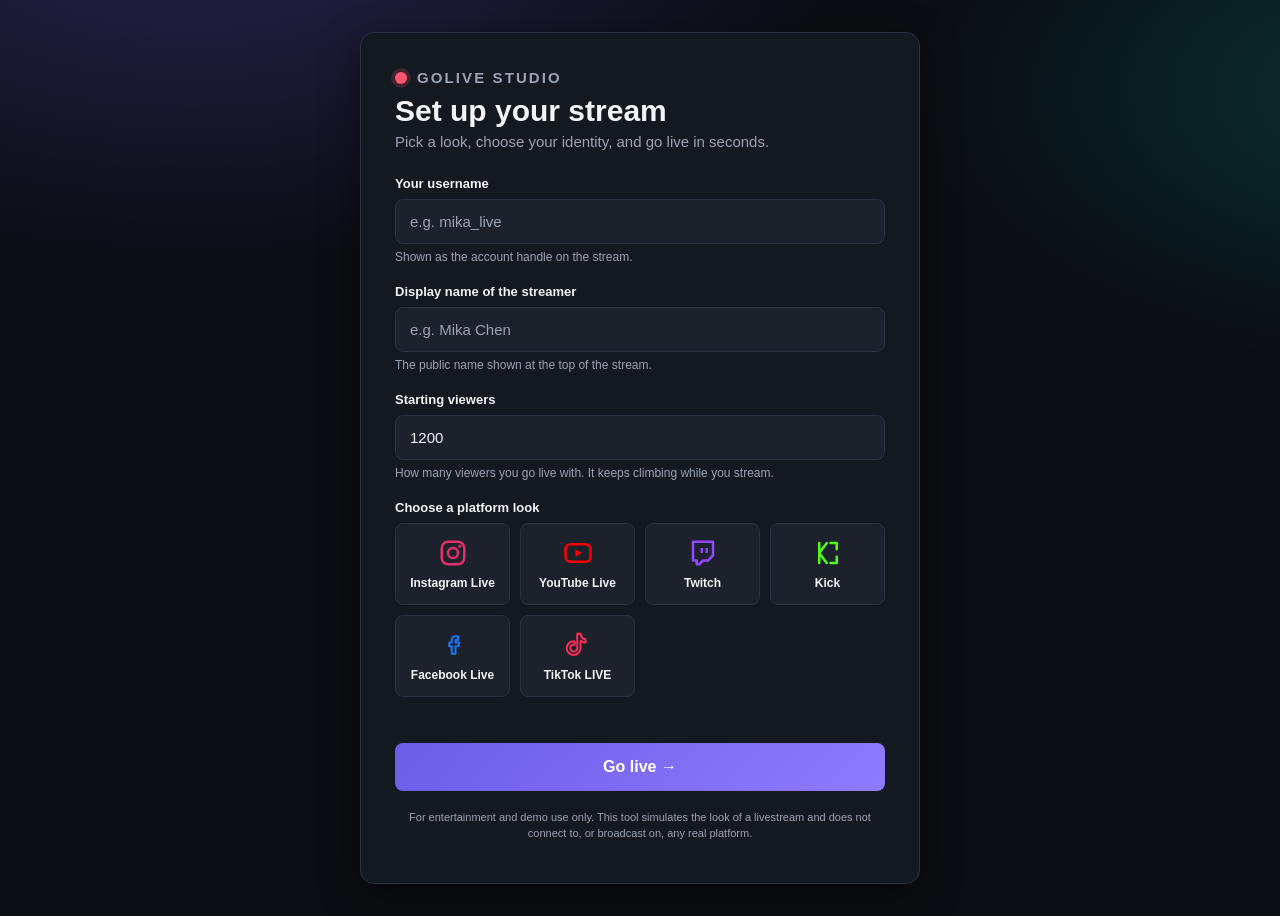
<file: index.html>
<!DOCTYPE html>
<html lang="en">
<head>
  <meta charset="UTF-8" />
  <meta name="viewport" content="width=device-width, initial-scale=1.0" />
  <title>GoLive — Start a Stream</title>
  <link rel="stylesheet" href="assets/css/base.css" />
  <link rel="stylesheet" href="assets/css/landing.css" />
</head>
<body>
  <main class="page">
    <form class="card" id="setup-form" novalidate>
      <div class="brand">
        <span class="brand__dot"></span>
        <span class="brand__name">GoLive Studio</span>
      </div>
      <h1>Set up your stream</h1>
      <p class="subtitle">Pick a look, choose your identity, and go live in seconds.</p>

      <div class="field">
        <label for="username">Your username</label>
        <input type="text" id="username" name="username" autocomplete="off"
               placeholder="e.g. mika_live" maxlength="30" />
        <p class="hint">Shown as the account handle on the stream.</p>
        <p class="error" data-error-for="username" role="alert"></p>
      </div>

      <div class="field">
        <label for="streamer">Display name of the streamer</label>
        <input type="text" id="streamer" name="streamer" autocomplete="off"
               placeholder="e.g. Mika Chen" maxlength="40" />
        <p class="hint">The public name shown at the top of the stream.</p>
        <p class="error" data-error-for="streamer" role="alert"></p>
      </div>

      <div class="field">
        <label for="viewers">Starting viewers</label>
        <input type="number" id="viewers" name="viewers" min="0" max="100000000"
               step="1" placeholder="e.g. 1200" value="1200" />
        <p class="hint">How many viewers you go live with. It keeps climbing while you stream.</p>
        <p class="error" data-error-for="viewers" role="alert"></p>
      </div>

      <div class="field">
        <label id="platform-label">Choose a platform look</label>
        <div class="platforms" role="radiogroup" aria-labelledby="platform-label">
          <!-- Populated by landing.js from the shared PLATFORMS registry -->
        </div>
        <p class="error" data-error-for="platform" role="alert"></p>
      </div>

      <button type="submit" class="submit">Go live →</button>

      <p class="disclaimer">
        For entertainment and demo use only. This tool simulates the look of a
        livestream and does not connect to, or broadcast on, any real platform.
      </p>
    </form>
  </main>

  <script src="assets/js/platforms.js"></script>
  <script src="assets/js/landing.js"></script>
</body>
</html>
</file>
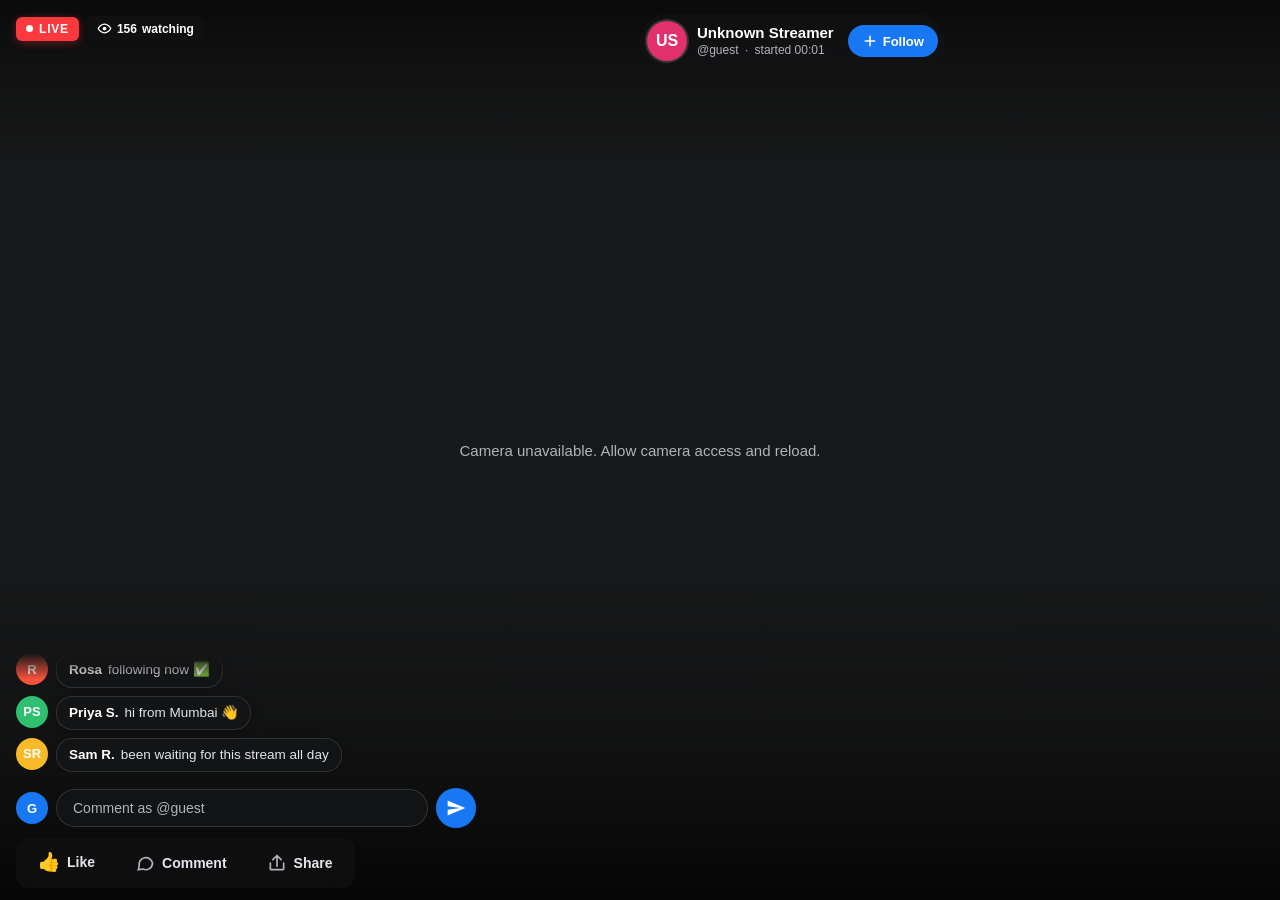
<file: platforms/facebook.html>
<!DOCTYPE html>
<html lang="en">
<head>
  <meta charset="UTF-8" />
  <meta name="viewport" content="width=device-width, initial-scale=1.0" />
  <title>Facebook Live — GoLive</title>
  <link rel="stylesheet" href="../assets/css/base.css" />
  <link rel="stylesheet" href="../assets/css/facebook.css" />
  <link rel="icon" href="data:image/svg+xml,%3Csvg%20xmlns='http://www.w3.org/2000/svg'%20viewBox='0%200%2032%2032'%3E%3Crect%20width='32'%20height='32'%20rx='7'%20fill='%231877f2'/%3E%3Ccircle%20cx='16'%20cy='16'%20r='6'%20fill='%23fa383e'/%3E%3C/svg%3E" />
  <!--
    Facebook Live look for GoLive Studio. Built to the spec in
    platforms/facebook.spec.md. Owns only: this file,
    assets/js/platforms/facebook.js, assets/css/facebook.css.
    Comment data comes from the shared chat bank (GoLive.chat) via an
    adapter in facebook.js; a local pool is used until the bank ships.
  -->
</head>
<body class="fb">
  <main class="fb-stage">
    <!-- Live webcam feed -->
    <video class="fb-video" data-camera autoplay muted playsinline></video>
    <div class="fb-camera-error" data-camera-error hidden>
      <span>Camera unavailable. Allow camera access and reload.</span>
    </div>

    <!-- Top-left live status -->
    <div class="fb-status">
      <span class="fb-live-pill">
        <span class="fb-live-dot"></span>LIVE
      </span>
      <span class="fb-viewers">
        <svg viewBox="0 0 24 24" aria-hidden="true" class="fb-eye">
          <path d="M12 5c-5 0-9 4.5-10 7 1 2.5 5 7 10 7s9-4.5 10-7c-1-2.5-5-7-10-7z"
                fill="none" stroke="currentColor" stroke-width="2"/>
          <circle cx="12" cy="12" r="3" fill="currentColor"/>
        </svg>
        <span data-viewers>0</span> watching
      </span>
      <span class="fb-likes" data-likes-pill hidden>
        <span class="fb-likes-emoji">❤️</span><span data-likes>0</span>
      </span>
    </div>

    <!-- Top identity bar -->
    <header class="fb-topbar">
      <div class="fb-avatar" data-avatar data-avatar-for="streamer">S</div>
      <div class="fb-ident">
        <strong class="fb-name" data-streamer>Streamer</strong>
        <span class="fb-sub">
          <span data-username>@username</span>
          <span class="fb-dot-sep">·</span>
          started <span data-timer>00:00</span>
        </span>
      </div>
      <button type="button" class="fb-follow" data-follow>
        <svg viewBox="0 0 24 24" aria-hidden="true" width="16" height="16">
          <path d="M12 5v14M5 12h14" stroke="currentColor" stroke-width="2.4"
                stroke-linecap="round"/>
        </svg>
        Follow
      </button>
    </header>

    <!-- Live comments -->
    <section class="fb-comments" aria-label="Live comments">
      <ul class="fb-comment-list" data-comments></ul>
    </section>

    <!-- Floating reactions rise here -->
    <div class="fb-reaction-lane" data-reaction-lane aria-hidden="true"></div>

    <!-- Composer + action bar -->
    <footer class="fb-bottom">
      <form class="fb-composer" data-composer>
        <div class="fb-avatar fb-avatar--sm" data-avatar data-avatar-for="user">U</div>
        <input type="text" class="fb-composer-input" data-comment-input
               autocomplete="off" placeholder="Comment as @you" maxlength="140" />
        <button type="submit" class="fb-send" aria-label="Send comment">
          <svg viewBox="0 0 24 24" aria-hidden="true" width="20" height="20">
            <path d="M2 21l21-9L2 3v7l15 2-15 2v7z" fill="currentColor"/>
          </svg>
        </button>
      </form>

      <div class="fb-actionbar">
        <div class="fb-like-wrap">
          <button type="button" class="fb-action" data-like
                  aria-haspopup="true" aria-pressed="false">
            <span class="fb-action-emoji" data-like-emoji>👍</span>
            <span data-like-label>Like</span>
          </button>
          <div class="fb-reaction-picker" data-picker role="group" aria-label="Pick a reaction">
            <button type="button" data-reaction="👍" data-label="Like" aria-label="Like">👍</button>
            <button type="button" data-reaction="❤️" data-label="Love" aria-label="Love">❤️</button>
            <button type="button" data-reaction="😆" data-label="Haha" aria-label="Haha">😆</button>
            <button type="button" data-reaction="😮" data-label="Wow" aria-label="Wow">😮</button>
            <button type="button" data-reaction="😢" data-label="Sad" aria-label="Sad">😢</button>
            <button type="button" data-reaction="😡" data-label="Angry" aria-label="Angry">😡</button>
          </div>
        </div>
        <button type="button" class="fb-action" data-comment-focus>
          <svg viewBox="0 0 24 24" aria-hidden="true" width="20" height="20">
            <path d="M21 12a8 8 0 0 1-11.5 7.2L4 20l1-4.6A8 8 0 1 1 21 12z"
                  fill="none" stroke="currentColor" stroke-width="2"/>
          </svg>
          Comment
        </button>
        <button type="button" class="fb-action" data-share>
          <svg viewBox="0 0 24 24" aria-hidden="true" width="20" height="20">
            <path d="M4 12v7a1 1 0 0 0 1 1h14a1 1 0 0 0 1-1v-7M12 3v13M7 8l5-5 5 5"
                  fill="none" stroke="currentColor" stroke-width="2"
                  stroke-linecap="round" stroke-linejoin="round"/>
          </svg>
          Share
        </button>
      </div>
    </footer>
  </main>

  <script src="../assets/js/platforms.js"></script>
  <script src="../assets/js/stream-session.js"></script>
  <script src="../assets/js/platforms/facebook.js"></script>
</body>
</html>
</file>
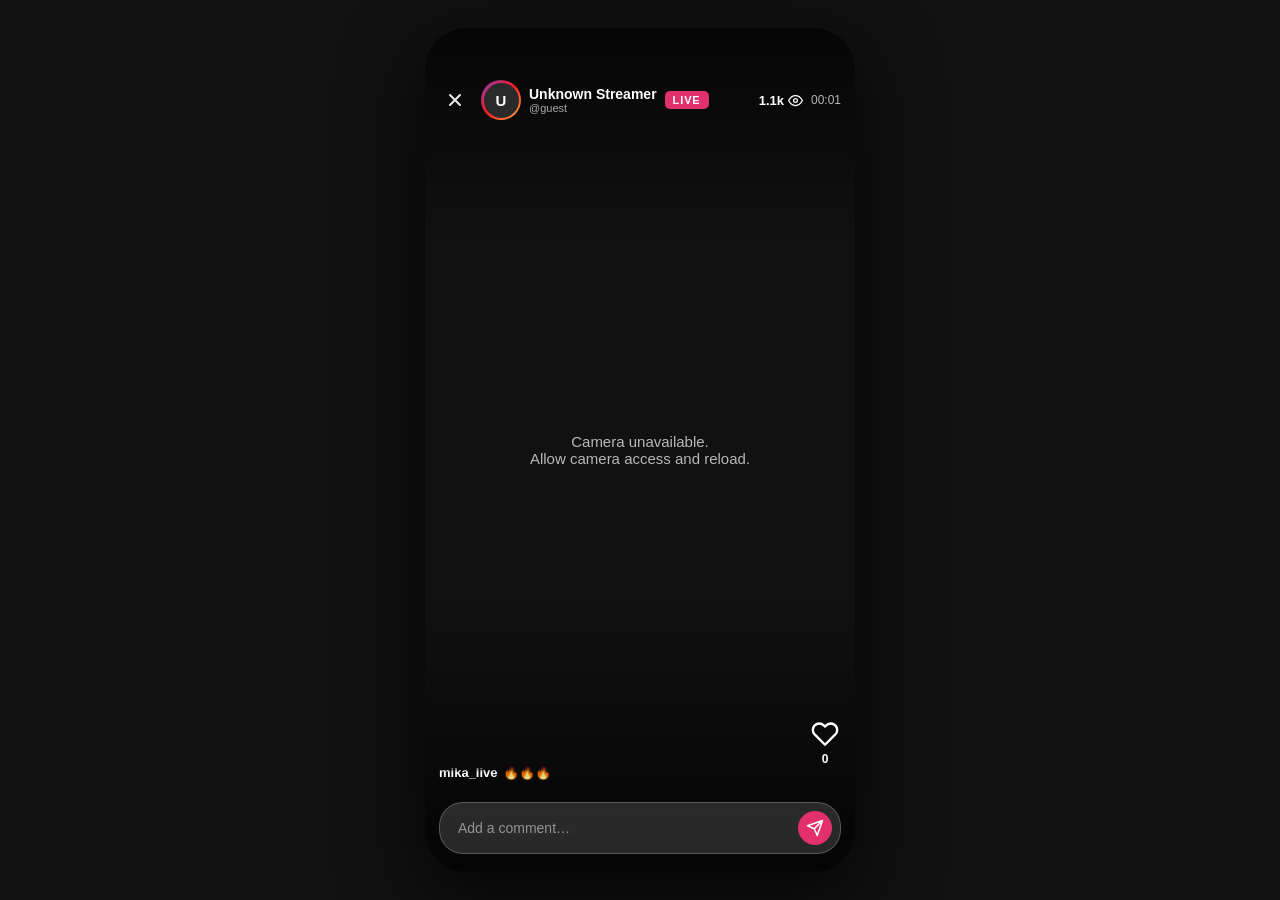
<file: platforms/instagram.html>
<!DOCTYPE html>
<html lang="en">
<head>
  <meta charset="UTF-8" />
  <meta name="viewport" content="width=device-width, initial-scale=1.0, viewport-fit=cover" />
  <title>Instagram Live</title>
  <link rel="stylesheet" href="../assets/css/base.css" />
  <link rel="stylesheet" href="../assets/css/instagram.css" />
</head>
<body>
  <div class="ig-shell">

    <!-- Full-screen camera feed -->
    <video class="ig-video" data-camera autoplay muted playsinline></video>

    <!-- Camera unavailable state -->
    <div class="ig-camera-error" data-camera-error>
      <span>Camera unavailable.<br>Allow camera access and reload.</span>
    </div>

    <!-- Readability gradients -->
    <div class="ig-gradient ig-gradient--top"></div>
    <div class="ig-gradient ig-gradient--bottom"></div>

    <!-- TOP BAR -->
    <header class="ig-top">
      <button class="ig-back" id="ig-back" aria-label="Close stream">
        <svg width="20" height="20" viewBox="0 0 24 24" fill="none">
          <path d="M18 6L6 18M6 6l12 12" stroke="white" stroke-width="2.5" stroke-linecap="round"/>
        </svg>
      </button>

      <div class="ig-identity">
        <div class="ig-avatar" data-avatar></div>
        <div class="ig-names">
          <span class="ig-streamer" data-streamer>Streamer</span>
          <span class="ig-handle" data-username>@username</span>
        </div>
        <div class="ig-live-badge">LIVE</div>
      </div>

      <div class="ig-meta">
        <span class="ig-viewers" data-viewers>0</span>
        <svg width="15" height="15" viewBox="0 0 24 24" fill="none">
          <path d="M1 12s4-8 11-8 11 8 11 8-4 8-11 8-11-8-11-8z" stroke="white" stroke-width="2"/>
          <circle cx="12" cy="12" r="3" stroke="white" stroke-width="2"/>
        </svg>
        <span class="ig-timer" data-timer>00:00</span>
      </div>
    </header>

    <!-- LIVE COMMENTS -->
    <section class="ig-comments" id="ig-comments" aria-live="polite" aria-label="Live comments"></section>

    <!-- RIGHT: HEART BUTTON -->
    <aside class="ig-actions">
      <button class="ig-heart-btn" id="ig-heart-btn" aria-label="React with heart">
        <svg width="28" height="28" viewBox="0 0 24 24" fill="none">
          <path d="M20.84 4.61a5.5 5.5 0 0 0-7.78 0L12 5.67l-1.06-1.06a5.5 5.5 0 0 0-7.78 7.78l1.06 1.06L12 21.23l7.78-7.78 1.06-1.06a5.5 5.5 0 0 0 0-7.78z"
                stroke="white" stroke-width="2" stroke-linejoin="round"/>
        </svg>
        <span class="ig-heart-count" id="ig-heart-count">0</span>
      </button>
    </aside>

    <!-- Floating hearts land here -->
    <div class="ig-hearts-stage" id="ig-hearts-stage" aria-hidden="true"></div>

    <!-- BOTTOM: COMMENT INPUT -->
    <footer class="ig-bottom">
      <div class="ig-comment-row">
        <input
          class="ig-comment-input"
          id="ig-comment-input"
          type="text"
          placeholder="Add a comment…"
          maxlength="200"
          autocomplete="off"
        />
        <button class="ig-send-btn" id="ig-send-btn" aria-label="Send comment">
          <svg width="18" height="18" viewBox="0 0 24 24" fill="none">
            <path d="M22 2L11 13M22 2L15 22l-4-9-9-4 20-7z" stroke="white" stroke-width="2" stroke-linejoin="round"/>
          </svg>
        </button>
      </div>
    </footer>

  </div>

  <script src="../assets/js/platforms.js"></script>
  <script src="../assets/js/stream-session.js"></script>
  <script src="../assets/js/platforms/instagram.js"></script>
</body>
</html>
</file>
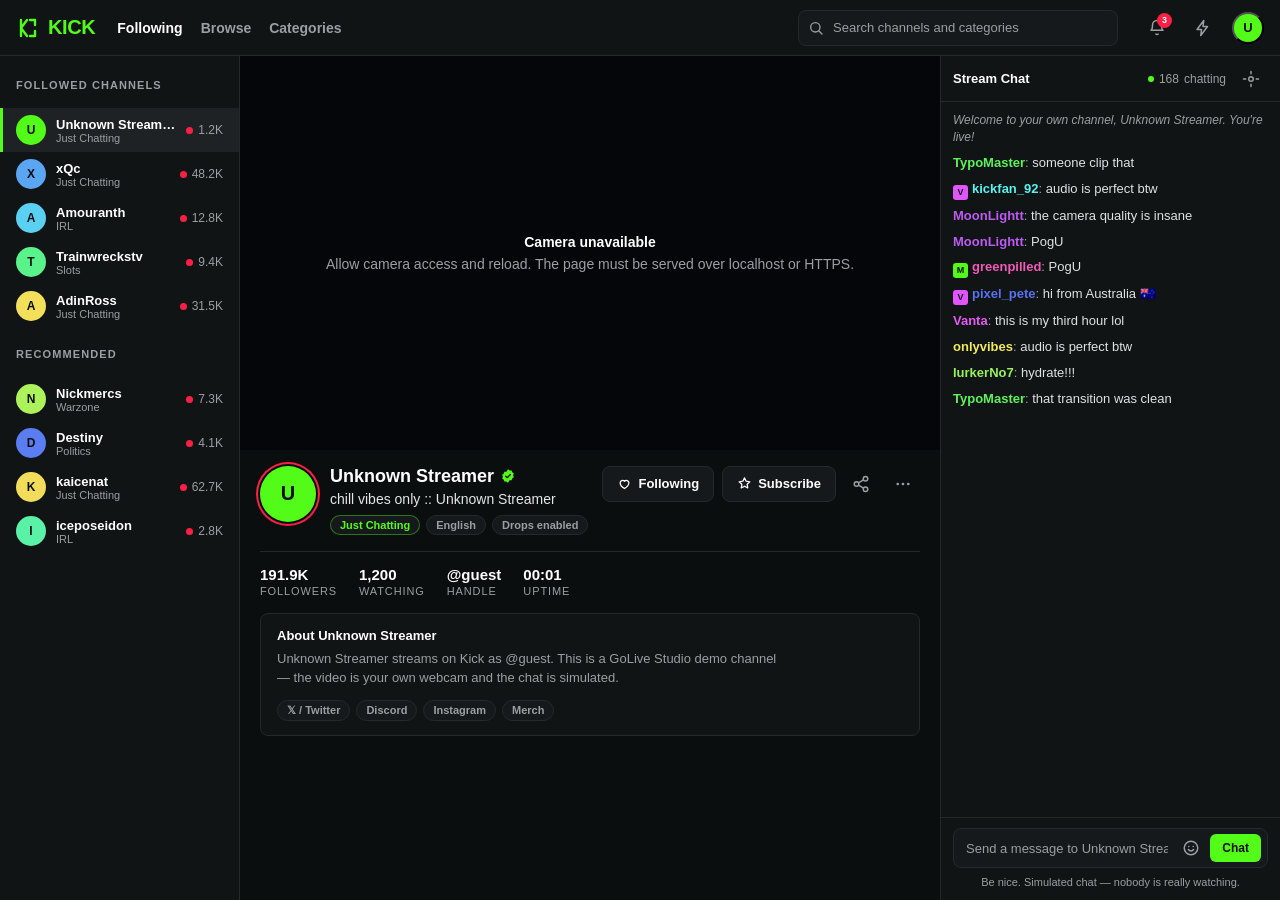
<file: platforms/kick.html>
<!DOCTYPE html>
<html lang="en">
<head>
  <meta charset="UTF-8" />
  <meta name="viewport" content="width=device-width, initial-scale=1.0" />
  <title>Kick — GoLive</title>
  <link rel="stylesheet" href="../assets/css/base.css" />
  <link rel="stylesheet" href="../assets/css/kick.css" />
</head>
<body>
  <div class="kick">

    <!-- ============================================================ top bar -->
    <header class="topbar">
      <a class="topbar__logo" href="../index.html">
        <svg viewBox="0 0 24 24" fill="none" aria-hidden="true">
          <path d="M5 4v16M5 12l6-8M5 12l6 8" stroke="currentColor" stroke-width="2.4"
                stroke-linecap="round" stroke-linejoin="round"/>
          <path d="M14 4h5v5M14 20h5v-5" stroke="currentColor" stroke-width="2.4"
                stroke-linecap="round" stroke-linejoin="round"/>
        </svg>
        KICK
      </a>

      <nav class="topbar__nav" aria-label="Primary">
        <a href="#" data-nav="following" aria-current="page">Following</a>
        <a href="#" data-nav="browse">Browse</a>
        <a href="#" data-nav="categories">Categories</a>
      </nav>

      <form class="topbar__search" data-search-form role="search">
        <svg viewBox="0 0 24 24" fill="none" aria-hidden="true">
          <circle cx="11" cy="11" r="7" stroke="currentColor" stroke-width="2"/>
          <path d="M16.5 16.5L21 21" stroke="currentColor" stroke-width="2" stroke-linecap="round"/>
        </svg>
        <label class="visually-hidden" for="kick-search">Search channels</label>
        <input id="kick-search" type="search" autocomplete="off" data-search
               placeholder="Search channels and categories" />
      </form>

      <div class="topbar__actions">
        <!-- notifications -->
        <div class="pop-wrap">
          <button class="icon-btn" type="button" data-pop-toggle="notifs"
                  aria-label="Notifications" aria-expanded="false">
            <svg viewBox="0 0 24 24" fill="none" aria-hidden="true">
              <path d="M18 8a6 6 0 10-12 0c0 6-2 7-2 7h16s-2-1-2-7z" stroke="currentColor" stroke-width="2" stroke-linejoin="round"/>
              <path d="M10.5 20a2 2 0 003 0" stroke="currentColor" stroke-width="2" stroke-linecap="round"/>
            </svg>
            <span class="topbar__badge" data-notif-badge>3</span>
          </button>
          <div class="pop" data-pop="notifs" hidden>
            <p class="pop__title">Notifications</p>
            <div data-notif-list></div>
            <div class="pop__sep"></div>
            <button class="pop__item" type="button" data-notif-clear>Mark all as read</button>
          </div>
        </div>

        <!-- bits / kicks -->
        <div class="pop-wrap">
          <button class="icon-btn" type="button" data-pop-toggle="bits"
                  aria-label="Send kicks" aria-expanded="false">
            <svg viewBox="0 0 24 24" fill="none" aria-hidden="true">
              <path d="M13 2L4 14h6l-1 8 9-12h-6l1-8z" stroke="currentColor" stroke-width="2" stroke-linejoin="round"/>
            </svg>
          </button>
          <div class="pop" data-pop="bits" hidden>
            <p class="pop__title">Send kicks</p>
            <button class="pop__item" type="button" data-kicks="100">⚡ 100 kicks</button>
            <button class="pop__item" type="button" data-kicks="500">⚡ 500 kicks</button>
            <button class="pop__item" type="button" data-kicks="1000">⚡ 1,000 kicks</button>
            <p class="pop__note">Simulated — no real currency involved.</p>
          </div>
        </div>

        <!-- account -->
        <div class="pop-wrap">
          <button class="topbar__me" type="button" data-pop-toggle="account"
                  data-avatar-initial aria-label="Your account" aria-expanded="false">?</button>
          <div class="pop" data-pop="account" hidden>
            <p class="pop__me" data-streamer>You</p>
            <p class="pop__handle" data-username>@username</p>
            <div class="pop__sep"></div>
            <button class="pop__item" type="button" data-go-self>Your channel</button>
            <button class="pop__item" type="button" data-stub="Subscriptions">Subscriptions</button>
            <button class="pop__item" type="button" data-stub="Wallet">Wallet</button>
            <button class="pop__item" type="button" data-stub="Settings">Settings</button>
            <div class="pop__sep"></div>
            <button class="pop__item" type="button" data-stub="Log out">Log out</button>
          </div>
        </div>
      </div>
    </header>

    <!-- ========================================================= left rail -->
    <aside class="rail" aria-label="Channels">
      <h2 class="rail__heading">Followed channels</h2>
      <ul class="rail__list" data-rail-following></ul>

      <h2 class="rail__heading">Recommended</h2>
      <ul class="rail__list" data-rail-recommended></ul>
    </aside>

    <!-- ======================================================= main column -->
    <main class="main">
      <!-- shown only while watching somebody else's channel -->
      <div class="viewing" data-viewing-bar hidden>
        <span class="viewing__text">
          You're watching <strong data-viewing-name></strong> live on Kick. Your own stream is still live.
        </span>
        <button class="viewing__mode" type="button" data-feed-mode>Show simulated feed</button>
        <button class="viewing__back" type="button" data-go-self>Back to my channel</button>
      </div>

      <section class="player" data-player>
        <video data-camera autoplay muted playsinline></video>
        <!-- another streamer's real Kick feed (their player, their audio) -->
        <iframe class="player__embed" data-embed hidden title="Live stream"
                allow="autoplay; fullscreen; encrypted-media; picture-in-picture"
                referrerpolicy="strict-origin-when-cross-origin" allowfullscreen></iframe>
        <!-- offline/no-network fallback for another streamer; your channel uses the camera -->
        <canvas class="player__sim" data-sim hidden aria-label="Simulated stream"></canvas>

        <div class="player__badges">
          <span class="badge-live">LIVE</span>
          <span class="badge-dark">
            <svg viewBox="0 0 24 24" fill="none" aria-hidden="true">
              <circle cx="12" cy="12" r="3.2" stroke="currentColor" stroke-width="2"/>
              <path d="M2 12s3.6-6 10-6 10 6 10 6-3.6 6-10 6-10-6-10-6z" stroke="currentColor" stroke-width="2"/>
            </svg>
            <span data-viewers>0</span>
          </span>
        </div>

        <span class="badge-dark player__timer" data-timer>00:00</span>

        <div class="player__controls">
          <button class="icon-btn" type="button" data-playpause aria-label="Pause">
            <svg viewBox="0 0 24 24" fill="none" aria-hidden="true">
              <path d="M9 5v14M15 5v14" stroke="currentColor" stroke-width="2" stroke-linecap="round"/>
            </svg>
          </button>
          <button class="icon-btn" type="button" data-mute aria-label="Unmute" aria-pressed="true">
            <svg viewBox="0 0 24 24" fill="none" aria-hidden="true">
              <path d="M4 9h4l5-4v14l-5-4H4V9z" stroke="currentColor" stroke-width="2" stroke-linejoin="round"/>
              <path d="M17 9l4 6M21 9l-4 6" stroke="currentColor" stroke-width="2" stroke-linecap="round"/>
            </svg>
          </button>
          <label class="visually-hidden" for="kick-volume">Volume</label>
          <input class="player__volume" id="kick-volume" type="range" min="0" max="100" value="0" />

          <span class="player__spacer"></span>
          <span class="player__quality" data-quality-label>1080p60</span>

          <div class="pop-wrap">
            <button class="icon-btn" type="button" data-pop-toggle="quality"
                    aria-label="Stream settings" aria-expanded="false">
              <svg viewBox="0 0 24 24" fill="none" aria-hidden="true">
                <circle cx="12" cy="12" r="3" stroke="currentColor" stroke-width="2"/>
                <path d="M12 2v3M12 19v3M2 12h3M19 12h3M4.9 4.9l2.1 2.1M17 17l2.1 2.1M19.1 4.9L17 7M7 17l-2.1 2.1"
                      stroke="currentColor" stroke-width="2" stroke-linecap="round"/>
              </svg>
            </button>
            <div class="pop pop--up" data-pop="quality" hidden>
              <p class="pop__title">Quality</p>
              <button class="pop__item" type="button" data-quality="1080p60" aria-current="true">1080p60 (source)</button>
              <button class="pop__item" type="button" data-quality="720p60">720p60</button>
              <button class="pop__item" type="button" data-quality="480p">480p</button>
              <button class="pop__item" type="button" data-quality="360p">360p</button>
              <button class="pop__item" type="button" data-quality="Auto">Auto</button>
              <div class="pop__sep"></div>
              <button class="pop__item" type="button" data-mirror aria-checked="true" role="menuitemcheckbox">
                Mirror my camera
              </button>
            </div>
          </div>

          <button class="icon-btn" type="button" data-fullscreen aria-label="Fullscreen">
            <svg viewBox="0 0 24 24" fill="none" aria-hidden="true">
              <path d="M4 9V4h5M20 9V4h-5M4 15v5h5M20 15v5h-5" stroke="currentColor" stroke-width="2"
                    stroke-linecap="round" stroke-linejoin="round"/>
            </svg>
          </button>
        </div>

        <div class="player__error" data-camera-error>
          <p>
            <strong>Camera unavailable</strong>
            Allow camera access and reload. The page must be served over
            localhost or HTTPS.
          </p>
        </div>
      </section>

      <!-- channel info under the player -->
      <section class="channel">
        <div class="channel__row">
          <div class="channel__avatar" data-channel-avatar aria-hidden="true">?</div>

          <div class="channel__info">
            <h1 class="channel__name">
              <span data-channel-name>Streamer</span>
              <svg class="channel__verified" data-channel-verified viewBox="0 0 24 24" fill="none" aria-label="Verified">
                <path d="M12 2l2.4 1.8 3-.2.9 2.9 2.5 1.7-1.2 2.8 1.2 2.8-2.5 1.7-.9 2.9-3-.2L12 22l-2.4-1.8-3 .2-.9-2.9L3.2 15.8 4.4 13 3.2 10.2l2.5-1.7.9-2.9 3 .2L12 2z"
                      fill="currentColor"/>
                <path d="M8.5 12.2l2.4 2.3 4.6-4.8" stroke="#0b0e0f" stroke-width="2"
                      stroke-linecap="round" stroke-linejoin="round"/>
              </svg>
            </h1>
            <p class="channel__title" data-stream-title>Live now</p>
            <div class="channel__tags">
              <span class="tag tag--category" data-channel-game>Just Chatting</span>
              <span class="tag">English</span>
              <span class="tag">Drops enabled</span>
            </div>
          </div>

          <div class="channel__actions">
            <button class="btn btn--follow" type="button" data-follow aria-pressed="false">
              <svg viewBox="0 0 24 24" fill="none" aria-hidden="true">
                <path d="M12 20s-7-4.4-7-9a4 4 0 017-2.6A4 4 0 0119 11c0 4.6-7 9-7 9z"
                      stroke="currentColor" stroke-width="2" stroke-linejoin="round"/>
              </svg>
              <span data-follow-label>Follow</span>
            </button>
            <button class="btn btn--sub" type="button" data-subscribe>
              <svg viewBox="0 0 24 24" fill="none" aria-hidden="true">
                <path d="M12 3l2.6 5.3 5.9.9-4.3 4.1 1 5.8-5.2-2.7-5.2 2.7 1-5.8L3.5 9.2l5.9-.9L12 3z"
                      stroke="currentColor" stroke-width="2" stroke-linejoin="round"/>
              </svg>
              Subscribe
            </button>
            <button class="icon-btn" type="button" data-share aria-label="Share">
              <svg viewBox="0 0 24 24" fill="none" aria-hidden="true">
                <circle cx="18" cy="5" r="3" stroke="currentColor" stroke-width="2"/>
                <circle cx="6" cy="12" r="3" stroke="currentColor" stroke-width="2"/>
                <circle cx="18" cy="19" r="3" stroke="currentColor" stroke-width="2"/>
                <path d="M8.6 10.6l6.8-4.2M8.6 13.4l6.8 4.2" stroke="currentColor" stroke-width="2"/>
              </svg>
            </button>
            <div class="pop-wrap">
              <button class="icon-btn" type="button" data-pop-toggle="more"
                      aria-label="More options" aria-expanded="false">
                <svg viewBox="0 0 24 24" fill="none" aria-hidden="true">
                  <circle cx="5" cy="12" r="1.8" fill="currentColor"/>
                  <circle cx="12" cy="12" r="1.8" fill="currentColor"/>
                  <circle cx="19" cy="12" r="1.8" fill="currentColor"/>
                </svg>
              </button>
              <div class="pop" data-pop="more" hidden>
                <button class="pop__item" type="button" data-theatre>Theatre mode</button>
                <button class="pop__item" type="button" data-copy-link>Copy channel link</button>
                <button class="pop__item" type="button" data-stub="Clip created">Create clip</button>
                <button class="pop__item" type="button" data-stub="Report sent">Report channel</button>
              </div>
            </div>
          </div>
        </div>

        <div class="channel__stats">
          <div class="stat">
            <span class="stat__value" data-followers>0</span>
            <span class="stat__label">Followers</span>
          </div>
          <div class="stat">
            <span class="stat__value" data-viewers>0</span>
            <span class="stat__label">Watching</span>
          </div>
          <div class="stat">
            <span class="stat__value" data-channel-handle>@username</span>
            <span class="stat__label">Handle</span>
          </div>
          <div class="stat">
            <span class="stat__value" data-timer>00:00</span>
            <span class="stat__label">Uptime</span>
          </div>
        </div>

        <div class="about">
          <h2 class="about__head">About <span data-channel-name>Streamer</span></h2>
          <p class="about__bio" data-channel-bio></p>
          <div class="about__socials">
            <button class="tag" type="button" data-stub="X profile">𝕏 / Twitter</button>
            <button class="tag" type="button" data-stub="Discord invite">Discord</button>
            <button class="tag" type="button" data-stub="Instagram profile">Instagram</button>
            <button class="tag" type="button" data-stub="Merch store">Merch</button>
          </div>
        </div>
      </section>
    </main>

    <!-- ============================================================== chat -->
    <section class="chat" data-chat aria-label="Stream chat">
      <header class="chat__header">
        <span class="chat__title">Stream Chat</span>
        <span class="chat__count"><span data-chatters>0</span> chatting</span>
        <div class="pop-wrap">
          <button class="icon-btn" type="button" data-pop-toggle="chatset"
                  aria-label="Chat settings" aria-expanded="false">
            <svg viewBox="0 0 24 24" fill="none" aria-hidden="true">
              <circle cx="12" cy="12" r="3" stroke="currentColor" stroke-width="2"/>
              <path d="M12 2v3M12 19v3M2 12h3M19 12h3" stroke="currentColor" stroke-width="2" stroke-linecap="round"/>
            </svg>
          </button>
          <div class="pop" data-pop="chatset" hidden>
            <p class="pop__title">Chat settings</p>
            <button class="pop__item" type="button" role="menuitemcheckbox"
                    data-toggle-timestamps aria-checked="false">Show timestamps</button>
            <button class="pop__item" type="button" role="menuitemcheckbox"
                    data-toggle-badges aria-checked="true">Show badges</button>
            <button class="pop__item" type="button" role="menuitemcheckbox"
                    data-toggle-autoscroll aria-checked="true">Auto-scroll</button>
            <div class="pop__sep"></div>
            <button class="pop__item" type="button" data-clear-chat>Clear chat</button>
          </div>
        </div>
      </header>

      <div class="chat__log" data-chat-log role="log" aria-live="polite" aria-relevant="additions"></div>

      <form class="chat__compose" data-chat-form>
        <div class="chat__box">
          <label class="visually-hidden" for="kick-chat-input">Send a message</label>
          <input id="kick-chat-input" type="text" maxlength="200" autocomplete="off"
                 placeholder="Send a message..." data-chat-input />
          <div class="pop-wrap">
            <button class="icon-btn" type="button" data-pop-toggle="emotes"
                    aria-label="Insert emote" aria-expanded="false">
              <svg viewBox="0 0 24 24" fill="none" aria-hidden="true">
                <circle cx="12" cy="12" r="9" stroke="currentColor" stroke-width="2"/>
                <path d="M8.5 14a4.2 4.2 0 007 0" stroke="currentColor" stroke-width="2" stroke-linecap="round"/>
                <circle cx="9" cy="10" r="1.1" fill="currentColor"/>
                <circle cx="15" cy="10" r="1.1" fill="currentColor"/>
              </svg>
            </button>
            <div class="pop pop--up" data-pop="emotes" hidden>
              <p class="pop__title">Emotes</p>
              <div data-emote-grid></div>
            </div>
          </div>
          <button class="chat__send" type="submit">Chat</button>
        </div>
        <p class="chat__footnote">Be nice. Simulated chat — nobody is really watching.</p>
      </form>
    </section>

    <!-- ================================================== browse overlay -->
    <div class="browse" data-browse hidden>
      <div class="browse__panel" role="dialog" aria-modal="true" aria-label="Browse channels">
        <header class="browse__head">
          <h2 data-browse-title>Browse channels</h2>
          <label class="visually-hidden" for="kick-browse-filter">Filter channels</label>
          <input id="kick-browse-filter" type="search" autocomplete="off"
                 data-browse-filter placeholder="Filter by name or category" />
          <button class="icon-btn" type="button" data-browse-close aria-label="Close browse">
            <svg viewBox="0 0 24 24" fill="none" aria-hidden="true">
              <path d="M6 6l12 12M18 6L6 18" stroke="currentColor" stroke-width="2" stroke-linecap="round"/>
            </svg>
          </button>
        </header>
        <div class="browse__grid" data-browse-grid></div>
      </div>
    </div>

    <div class="toast-region" data-toasts aria-live="polite"></div>
  </div>

  <script src="../assets/js/platforms.js"></script>
  <script src="../assets/js/stream-session.js"></script>
  <script src="../assets/js/platforms/kick.js"></script>
</body>
</html>
</file>
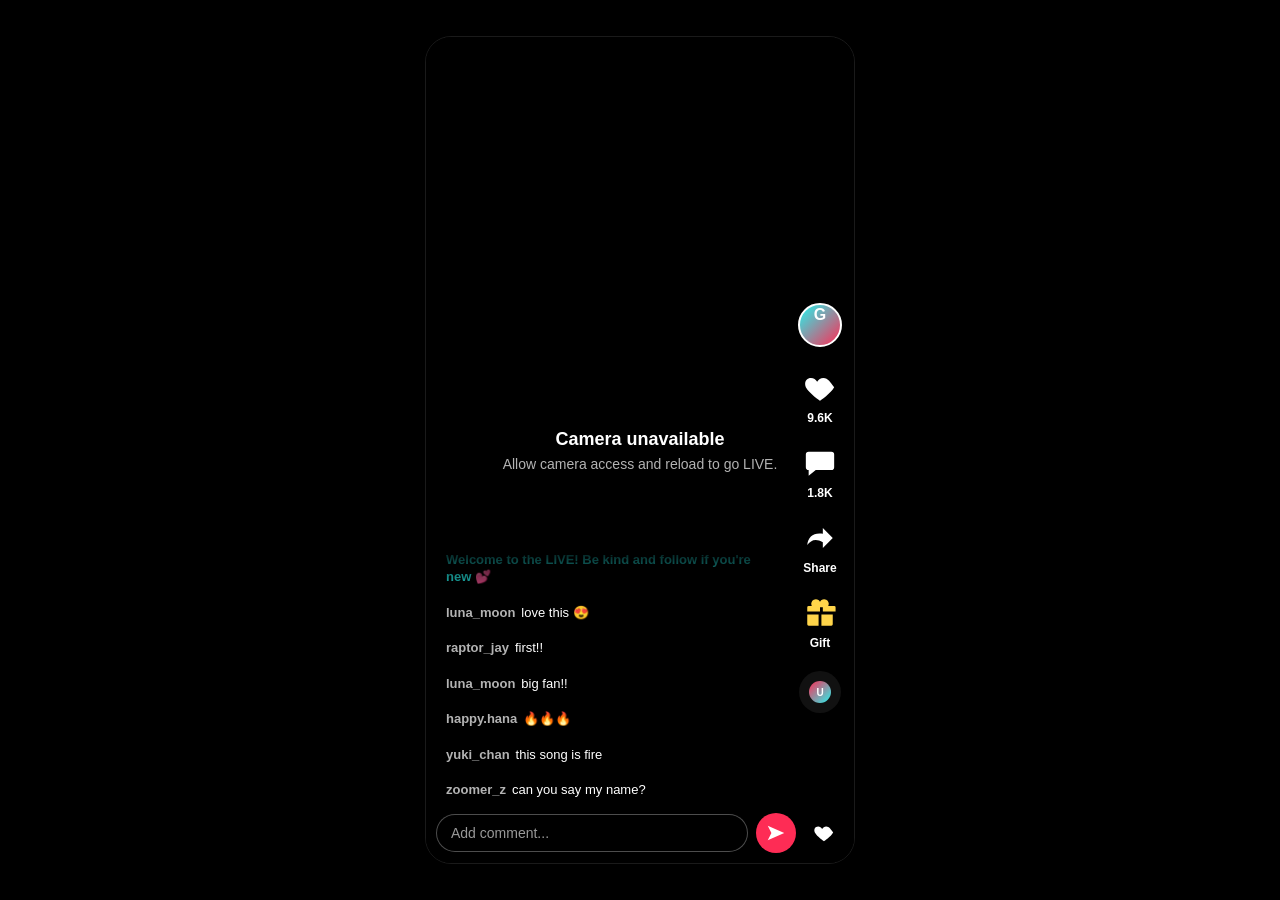
<file: platforms/tiktok.html>
<!DOCTYPE html>
<html lang="en">
<head>
  <meta charset="UTF-8" />
  <meta name="viewport" content="width=device-width, initial-scale=1.0, viewport-fit=cover" />
  <title data-tab-title>TikTok LIVE</title>
  <link rel="stylesheet" href="../assets/css/base.css" />
  <link rel="stylesheet" href="../assets/css/tiktok.css" />
</head>
<body class="tt">
  <div class="tt-phone">
    <!-- Fullscreen live video -->
    <video data-camera autoplay muted playsinline class="tt-video"></video>
    <div class="tt-shade"></div>

    <div class="tt-camera-error" data-camera-error>
      <strong>Camera unavailable</strong>
      <span>Allow camera access and reload to go LIVE.</span>
    </div>

    <!-- Top bar: host pill + viewers + close -->
    <header class="tt-top">
      <div class="tt-hostpill">
        <div class="tt-hostpill__avatar" data-avatar>S</div>
        <div class="tt-hostpill__info">
          <span class="tt-hostpill__name" data-streamer>Streamer</span>
          <span class="tt-hostpill__meta"><span data-follower-count>48.2K</span> followers</span>
        </div>
        <button class="tt-hostpill__follow" data-follow>+ Follow</button>
      </div>

      <div class="tt-top__right">
        <div class="tt-viewers">
          <svg viewBox="0 0 24 24" aria-hidden="true"><path fill="currentColor" d="M12 5c-5 0-9 4.5-10 7 1 2.5 5 7 10 7s9-4.5 10-7c-1-2.5-5-7-10-7zm0 11a4 4 0 1 1 0-8 4 4 0 0 1 0 8zm0-6a2 2 0 1 0 0 4 2 2 0 0 0 0-4z"/></svg>
          <span data-viewers>1,200</span>
        </div>
        <span class="tt-live-badge">LIVE</span>
        <button class="tt-close" aria-label="Close">✕</button>
      </div>
    </header>

    <!-- Rank / top gifter ribbon -->
    <div class="tt-ranktag">
      <span class="tt-ranktag__crown">👑</span>
      <span data-top-gifter>Top gifter: —</span>
    </div>

    <!-- Floating hearts rise here -->
    <div class="tt-hearts" data-hearts aria-hidden="true"></div>

    <!-- Gift alert banner -->
    <div class="tt-gift" data-gift aria-hidden="true"></div>

    <!-- Right action rail -->
    <div class="tt-rail">
      <button class="tt-rail__btn tt-rail__profile" data-nav-avatar aria-label="Profile">Y</button>

      <button class="tt-rail__btn" data-like aria-label="Like">
        <span class="tt-rail__icon tt-rail__heart">
          <svg viewBox="0 0 24 24" aria-hidden="true"><path fill="currentColor" d="M12 21s-7.5-4.9-10-9.5C.6 8.2 2.3 5 5.6 5c2 0 3.4 1.2 4.4 2.5C11 6.2 12.4 5 14.4 5 17.7 5 19.4 8.2 22 11.5 19.5 16.1 12 21 12 21z"/></svg>
        </span>
        <span class="tt-rail__count" data-like-count>0</span>
      </button>

      <button class="tt-rail__btn" aria-label="Comments">
        <span class="tt-rail__icon">
          <svg viewBox="0 0 24 24" aria-hidden="true"><path fill="currentColor" d="M4 4h16a2 2 0 0 1 2 2v9a2 2 0 0 1-2 2H9l-5 4v-4H4a2 2 0 0 1-2-2V6a2 2 0 0 1 2-2z"/></svg>
        </span>
        <span class="tt-rail__count" data-comment-count>0</span>
      </button>

      <button class="tt-rail__btn" aria-label="Share">
        <span class="tt-rail__icon">
          <svg viewBox="0 0 24 24" aria-hidden="true"><path fill="currentColor" d="M14 9V5l7 7-7 7v-4C9 12 5.5 13.5 3 17c.5-6 4.5-9 11-8z"/></svg>
        </span>
        <span class="tt-rail__count">Share</span>
      </button>

      <button class="tt-rail__btn" aria-label="Gift">
        <span class="tt-rail__icon tt-rail__gift">
          <svg viewBox="0 0 24 24" aria-hidden="true"><path fill="currentColor" d="M20 7h-2.2A3 3 0 0 0 12 4a3 3 0 0 0-5.8 3H4a1 1 0 0 0-1 1v3h9V8h2v3h9V8a1 1 0 0 0-1-1zM11 13H3v7a1 1 0 0 0 1 1h7v-8zm2 0v8h7a1 1 0 0 0 1-1v-7h-8z"/></svg>
        </span>
        <span class="tt-rail__count">Gift</span>
      </button>

      <div class="tt-rail__disc" aria-hidden="true">
        <div class="tt-rail__disc-avatar" data-avatar-mini>S</div>
      </div>
    </div>

    <!-- Bottom: scrolling comments + input -->
    <div class="tt-bottom">
      <div class="tt-comments" data-chat aria-live="polite"></div>
      <div class="tt-composer">
        <input type="text" data-chat-input placeholder="Add comment..." aria-label="Add comment" maxlength="150" />
        <button class="tt-composer__send" data-chat-send aria-label="Send">
          <svg viewBox="0 0 24 24" aria-hidden="true"><path fill="currentColor" d="M3 20l18-8L3 4l4 8-4 8z"/></svg>
        </button>
        <button class="tt-composer__heart" data-like aria-label="Like">
          <svg viewBox="0 0 24 24" aria-hidden="true"><path fill="currentColor" d="M12 21s-7.5-4.9-10-9.5C.6 8.2 2.3 5 5.6 5c2 0 3.4 1.2 4.4 2.5C11 6.2 12.4 5 14.4 5 17.7 5 19.4 8.2 22 11.5 19.5 16.1 12 21 12 21z"/></svg>
        </button>
      </div>
    </div>
  </div>

  <script src="../assets/js/platforms.js"></script>
  <script src="../assets/js/stream-session.js"></script>
  <script src="../assets/js/platforms/tiktok.js"></script>
</body>
</html>
</file>
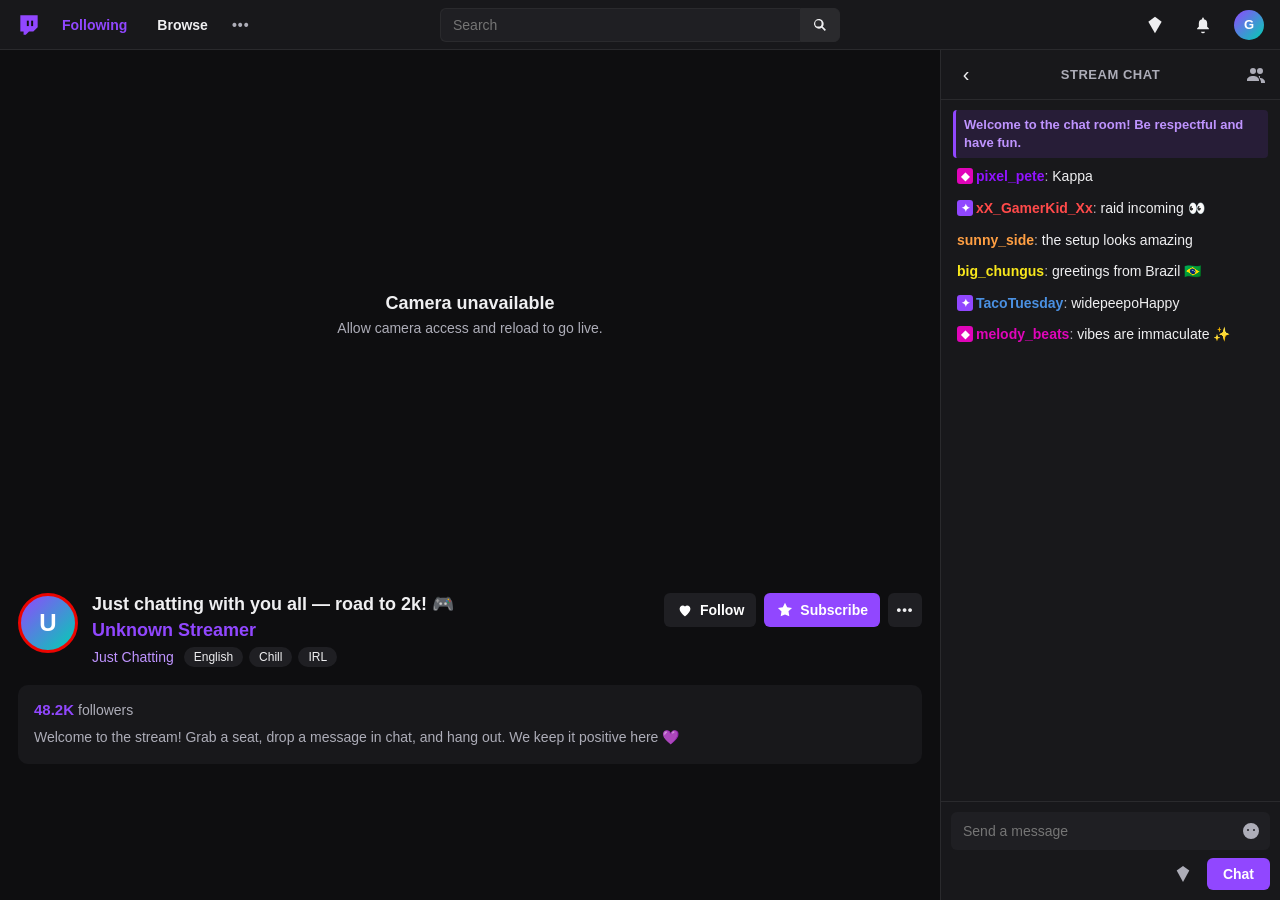
<file: platforms/twitch.html>
<!DOCTYPE html>
<html lang="en">
<head>
  <meta charset="UTF-8" />
  <meta name="viewport" content="width=device-width, initial-scale=1.0" />
  <title data-tab-title>Twitch</title>
  <link rel="stylesheet" href="../assets/css/base.css" />
  <link rel="stylesheet" href="../assets/css/twitch.css" />
</head>
<body class="tw">
  <!-- Top navigation bar -->
  <header class="tw-topbar">
    <div class="tw-topbar__left">
      <a class="tw-logo" href="../index.html" aria-label="Twitch">
        <svg viewBox="0 0 24 24" aria-hidden="true">
          <path fill="currentColor" d="M4 3h16v11l-4 4h-4l-3 3H7v-3H4V3z"/>
          <rect x="10" y="8" width="1.8" height="5" fill="#0e0e10"/>
          <rect x="14" y="8" width="1.8" height="5" fill="#0e0e10"/>
        </svg>
      </a>
      <nav class="tw-nav">
        <a href="#" class="is-active">Following</a>
        <a href="#">Browse</a>
        <span class="tw-nav__more">•••</span>
      </nav>
    </div>

    <div class="tw-topbar__search">
      <input type="text" placeholder="Search" aria-label="Search" />
      <button class="tw-search-btn" aria-label="Search">
        <svg viewBox="0 0 20 20" aria-hidden="true"><path fill="currentColor" d="M13.4 12l4 4-1.4 1.4-4-4a6 6 0 1 1 1.4-1.4zM8 12a4 4 0 1 0 0-8 4 4 0 0 0 0 8z"/></svg>
      </button>
    </div>

    <div class="tw-topbar__right">
      <button class="tw-icon-btn" aria-label="Bits">
        <svg viewBox="0 0 24 24" aria-hidden="true"><path fill="currentColor" d="M12 2l8 6-8 14L4 8z"/></svg>
      </button>
      <button class="tw-icon-btn" aria-label="Notifications">
        <svg viewBox="0 0 24 24" aria-hidden="true"><path fill="currentColor" d="M12 22a2.5 2.5 0 0 0 2.45-2h-4.9A2.5 2.5 0 0 0 12 22zm7-6l-2-2v-4a5 5 0 0 0-4-4.9V4a1 1 0 1 0-2 0v1.1A5 5 0 0 0 7 10v4l-2 2v1h14v-1z"/></svg>
      </button>
      <div class="tw-avatar" data-nav-avatar aria-hidden="true">Y</div>
    </div>
  </header>

  <div class="tw-layout">
    <!-- Main stream column -->
    <main class="tw-main">
      <section class="tw-player">
        <video data-camera autoplay muted playsinline></video>

        <div class="tw-player__topgrad"></div>

        <div class="tw-player__live">
          <span class="tw-live-badge">LIVE</span>
        </div>

        <div class="tw-player__viewers">
          <span class="tw-red-dot"></span>
          <span data-viewers>1,204</span>
        </div>

        <div class="tw-player__uptime" data-timer>00:00</div>

        <div class="tw-camera-error" data-camera-error>
          <strong>Camera unavailable</strong>
          <span>Allow camera access and reload to go live.</span>
        </div>

        <!-- Player control bar -->
        <div class="tw-player__controls">
          <div class="tw-controls-left">
            <button class="tw-ctrl" aria-label="Pause">
              <svg viewBox="0 0 20 20" aria-hidden="true"><path fill="currentColor" d="M6 4h3v12H6zM11 4h3v12h-3z"/></svg>
            </button>
            <button class="tw-ctrl" aria-label="Mute">
              <svg viewBox="0 0 20 20" aria-hidden="true"><path fill="currentColor" d="M4 8v4h3l4 4V4L7 8H4z"/></svg>
            </button>
            <div class="tw-volume"><div class="tw-volume__fill"></div></div>
          </div>
          <div class="tw-controls-right">
            <button class="tw-ctrl" aria-label="Settings">
              <svg viewBox="0 0 20 20" aria-hidden="true"><path fill="currentColor" d="M10 7a3 3 0 1 0 0 6 3 3 0 0 0 0-6zm7 3l2-1.5-1.5-3-2.4.6a5.6 5.6 0 0 0-1.3-.8L13.5 3h-3l-.3 2.3c-.5.2-.9.5-1.3.8L6.5 5.5 5 8.5 7 10l-.3.8L5 12.3l1.5 3 2.4-.6c.4.3.8.6 1.3.8l.3 2.3h3l.3-2.3c.5-.2.9-.5 1.3-.8l2.4.6 1.5-3L17 10z"/></svg>
            </button>
            <button class="tw-ctrl" aria-label="Theatre mode">
              <svg viewBox="0 0 20 20" aria-hidden="true"><path fill="currentColor" d="M3 5h14v10H3V5zm2 2v6h10V7H5z"/></svg>
            </button>
            <button class="tw-ctrl" aria-label="Fullscreen">
              <svg viewBox="0 0 20 20" aria-hidden="true"><path fill="currentColor" d="M4 4h5v2H6v3H4V4zm12 0v5h-2V6h-3V4h5zM4 11h2v3h3v2H4v-5zm12 0v5h-5v-2h3v-3h2z"/></svg>
            </button>
          </div>
        </div>
      </section>

      <!-- Under-player: channel info -->
      <section class="tw-channel">
        <div class="tw-channel__avatar" data-avatar>S</div>
        <div class="tw-channel__info">
          <h1 class="tw-channel__title" data-title>Just chatting with you all — road to 2k! 🎮</h1>
          <a class="tw-channel__name" data-streamer href="#">Streamer</a>
          <div class="tw-channel__meta">
            <a class="tw-channel__category" href="#">Just Chatting</a>
            <div class="tw-tags">
              <span class="tw-tag">English</span>
              <span class="tw-tag">Chill</span>
              <span class="tw-tag">IRL</span>
            </div>
          </div>
        </div>
        <div class="tw-channel__actions">
          <button class="tw-follow" data-follow>
            <svg viewBox="0 0 20 20" aria-hidden="true"><path fill="currentColor" d="M10 17s-6-4.35-6-8.5A3.5 3.5 0 0 1 10 6a3.5 3.5 0 0 1 6 2.5C16 12.65 10 17 10 17z"/></svg>
            Follow
          </button>
          <button class="tw-sub" data-sub>
            <svg viewBox="0 0 20 20" aria-hidden="true"><path fill="currentColor" d="M10 2l2.4 4.9 5.4.8-3.9 3.8.9 5.4L10 14.9 5.2 17l.9-5.4L2.2 7.7l5.4-.8L10 2z"/></svg>
            Subscribe
          </button>
          <button class="tw-icon-btn tw-icon-btn--dark" aria-label="More">•••</button>
        </div>
      </section>

      <section class="tw-about">
        <div class="tw-about__stat"><strong data-followers>48.2K</strong><span>followers</span></div>
        <p class="tw-about__bio" data-bio>Welcome to the stream! Grab a seat, drop a message in chat, and hang out. We keep it positive here 💜</p>
      </section>
    </main>

    <!-- Chat sidebar -->
    <aside class="tw-chat">
      <div class="tw-chat__header">
        <button class="tw-chat__collapse" aria-label="Collapse chat">&lsaquo;</button>
        <span class="tw-chat__title">STREAM CHAT</span>
        <button class="tw-chat__users" aria-label="Viewer list">
          <svg viewBox="0 0 20 20" aria-hidden="true"><path fill="currentColor" d="M7 9a3 3 0 1 0 0-6 3 3 0 0 0 0 6zm0 2c-3 0-6 1.5-6 4v1h12v-1c0-2.5-3-4-6-4zm7-2a3 3 0 1 0 0-6 3 3 0 0 0 0 6zm0 2c-.5 0-1 .05-1.4.14C14 14 15 15.4 15 16.9V18h4v-1c0-2.5-3-4-5-4z"/></svg>
        </button>
      </div>

      <div class="tw-chat__messages" data-chat aria-live="polite"></div>

      <div class="tw-chat__box">
        <div class="tw-chat__inputwrap">
          <input type="text" data-chat-input placeholder="Send a message" aria-label="Send a message" maxlength="200" />
          <button class="tw-chat__emote" aria-label="Emotes">
            <svg viewBox="0 0 20 20" aria-hidden="true"><path fill="currentColor" d="M10 2a8 8 0 1 0 0 16 8 8 0 0 0 0-16zM7 8a1 1 0 1 1 0 2 1 1 0 0 1 0-2zm6 0a1 1 0 1 1 0 2 1 1 0 0 1 0-2zm-3 7a4 4 0 0 0 3.5-2h-7A4 4 0 0 0 10 15z"/></svg>
          </button>
        </div>
        <div class="tw-chat__actions">
          <button class="tw-chat__bits" aria-label="Bits">
            <svg viewBox="0 0 20 20" aria-hidden="true"><path fill="currentColor" d="M10 1l7 5-7 13-7-13z"/></svg>
          </button>
          <button class="tw-chat__send" data-chat-send>Chat</button>
        </div>
      </div>
    </aside>
  </div>

  <script src="../assets/js/platforms.js"></script>
  <script src="../assets/js/stream-session.js"></script>
  <script src="../assets/js/platforms/twitch.js"></script>
</body>
</html>
</file>
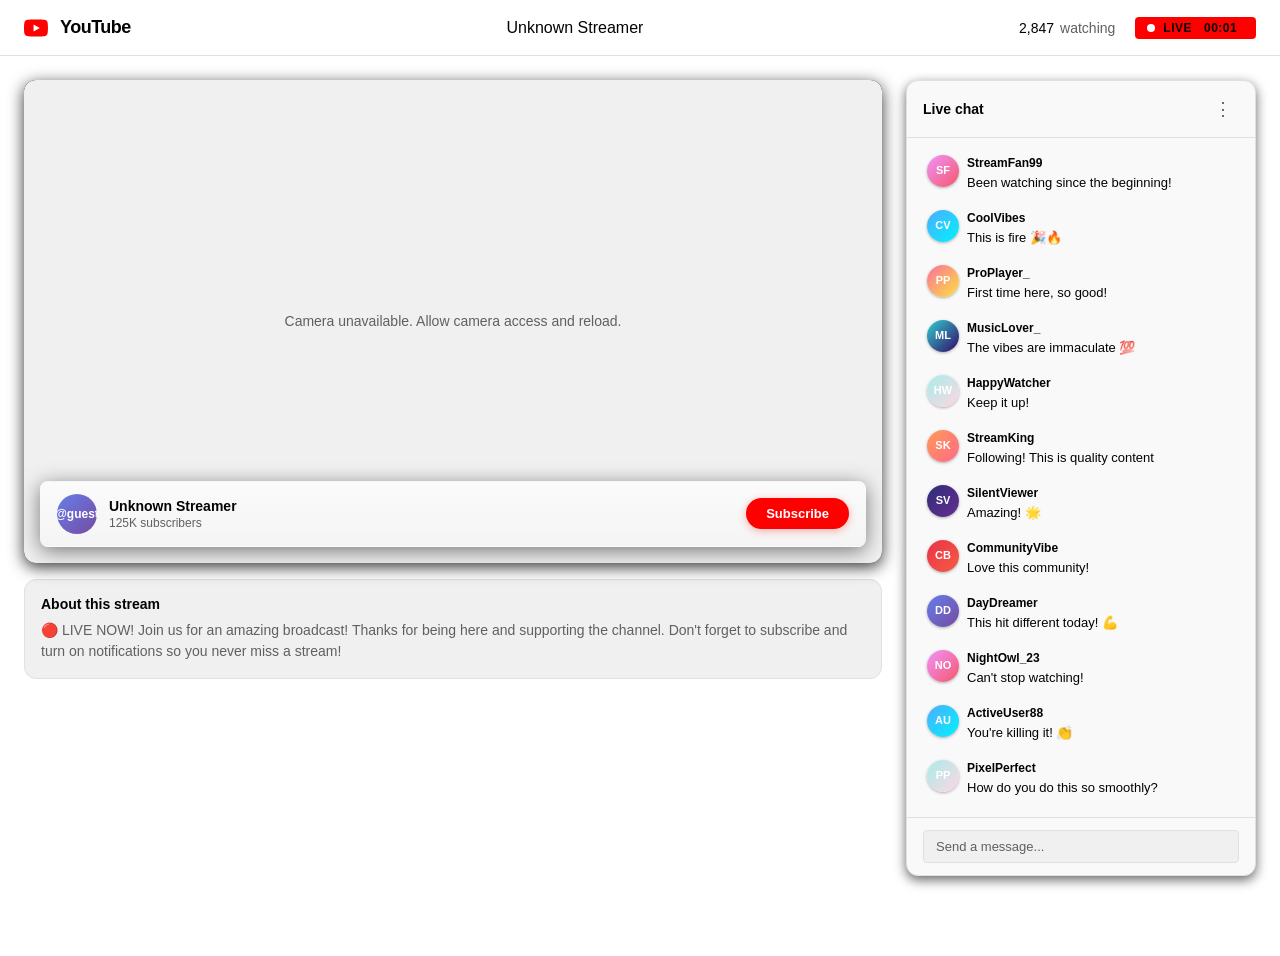
<file: platforms/youtube.html>
<!DOCTYPE html>
<html lang="en">
<head>
  <meta charset="UTF-8" />
  <meta name="viewport" content="width=device-width, initial-scale=1.0" />
  <title>YouTube Live — GoLive</title>
  <link rel="stylesheet" href="../assets/css/base.css" />
  <link rel="stylesheet" href="../assets/css/stream-stub.css" />
  <link rel="stylesheet" href="../assets/css/youtube.css" />
</head>
<body class="youtube-live">
  <header class="yt-header">
    <div class="yt-header__left">
      <svg class="yt-logo" viewBox="0 0 24 24" fill="currentColor">
        <path d="M23.498 6.186a3.016 3.016 0 0 0-2.122-2.136C19.505 3.545 12 3.545 12 3.545s-7.505 0-9.377.505A3.017 3.017 0 0 0 .502 6.186C0 8.07 0 12 0 12s0 3.93.502 5.814a3.016 3.016 0 0 0 2.122 2.136c1.871.505 9.376.505 9.376.505s7.505 0 9.377-.505a3.015 3.015 0 0 0 2.122-2.136C24 15.93 24 12 24 12s0-3.93-.502-5.814zM9.545 15.568V8.432L15.818 12l-6.273 3.568z"/>
      </svg>
      <span class="yt-header__title">YouTube</span>
    </div>
    <div class="yt-header__center">
      <h1 class="yt-stream-title" data-streamer>Streamer Name</h1>
    </div>
    <div class="yt-header__right">
      <div class="yt-viewers">
        <span class="yt-viewers__count" data-viewer-count>2,847</span>
        <span class="yt-viewers__label">watching</span>
      </div>
      <div class="yt-live-badge">
        <span class="yt-live-dot"></span>
        <span class="yt-live-text">LIVE</span>
        <span class="yt-timer" data-timer>02:34</span>
      </div>
    </div>
  </header>

  <div class="yt-container">
    <main class="yt-main">
      <div class="yt-video-container">
        <div class="yt-video-wrap">
          <video data-camera autoplay muted playsinline class="yt-video"></video>
          <div class="yt-camera-error" data-camera-error>
            Camera unavailable. Allow camera access and reload.
          </div>
          <div class="yt-stream-info">
            <div class="yt-streamer-badge">
              <div class="yt-avatar" data-streamer-avatar>
                <span data-username>@user</span>
              </div>
              <div class="yt-streamer-info">
                <strong data-streamer>Streamer Name</strong>
                <span class="yt-subscriber-count" data-subscriber-count>125K subscribers</span>
              </div>
              <button class="yt-subscribe-btn">Subscribe</button>
            </div>
          </div>
        </div>

        <div class="yt-details">
          <div class="yt-details__section">
            <h2>About this stream</h2>
            <p class="yt-description">🔴 LIVE NOW! Join us for an amazing broadcast! Thanks for being here and supporting the channel. Don't forget to subscribe and turn on notifications so you never miss a stream!</p>
          </div>
        </div>
      </div>
    </main>

    <aside class="yt-chat-sidebar">
      <div class="yt-chat-header">
        <h3>Live chat</h3>
        <button class="yt-chat-settings">⋮</button>
      </div>
      <div class="yt-chat-messages" data-chat-container>
        <div class="yt-chat-message">
          <div class="yt-message-avatar" style="background: linear-gradient(135deg, #667eea 0%, #764ba2 100%);">TG</div>
          <div class="yt-message-content">
            <span class="yt-message-author">TechGuru2024</span>
            <span class="yt-message-text">Awesome stream! Love the energy today 🔥</span>
          </div>
        </div>
        <div class="yt-chat-message">
          <div class="yt-message-avatar" style="background: linear-gradient(135deg, #f093fb 0%, #f5576c 100%);">SF</div>
          <div class="yt-message-content">
            <span class="yt-message-author">StreamFan99</span>
            <span class="yt-message-text">Been watching since the beginning!</span>
          </div>
        </div>
        <div class="yt-chat-message">
          <div class="yt-message-avatar" style="background: linear-gradient(135deg, #4facfe 0%, #00f2fe 100%);">CV</div>
          <div class="yt-message-content">
            <span class="yt-message-author">CoolVibes</span>
            <span class="yt-message-text">This is fire 🎉🔥</span>
          </div>
        </div>
        <div class="yt-chat-message">
          <div class="yt-message-avatar" style="background: linear-gradient(135deg, #fa709a 0%, #fee140 100%);">PP</div>
          <div class="yt-message-content">
            <span class="yt-message-author">ProPlayer_</span>
            <span class="yt-message-text">First time here, so good!</span>
          </div>
        </div>
        <div class="yt-chat-message">
          <div class="yt-message-avatar" style="background: linear-gradient(135deg, #30cfd0 0%, #330867 100%);">ML</div>
          <div class="yt-message-content">
            <span class="yt-message-author">MusicLover_</span>
            <span class="yt-message-text">The vibes are immaculate 💯</span>
          </div>
        </div>
        <div class="yt-chat-message">
          <div class="yt-message-avatar" style="background: linear-gradient(135deg, #a8edea 0%, #fed6e3 100%);">HW</div>
          <div class="yt-message-content">
            <span class="yt-message-author">HappyWatcher</span>
            <span class="yt-message-text">Keep it up!</span>
          </div>
        </div>
        <div class="yt-chat-message">
          <div class="yt-message-avatar" style="background: linear-gradient(135deg, #ff9a56 0%, #ff6a88 100%);">SK</div>
          <div class="yt-message-content">
            <span class="yt-message-author">StreamKing</span>
            <span class="yt-message-text">Following! This is quality content</span>
          </div>
        </div>
        <div class="yt-chat-message">
          <div class="yt-message-avatar" style="background: linear-gradient(135deg, #2e2e78 0%, #662d91 100%);">SV</div>
          <div class="yt-message-content">
            <span class="yt-message-author">SilentViewer</span>
            <span class="yt-message-text">Amazing! 🌟</span>
          </div>
        </div>
        <div class="yt-chat-message">
          <div class="yt-message-avatar" style="background: linear-gradient(135deg, #eb3349 0%, #f45c43 100%);">CB</div>
          <div class="yt-message-content">
            <span class="yt-message-author">CommunityVibe</span>
            <span class="yt-message-text">Love this community!</span>
          </div>
        </div>
        <div class="yt-chat-message">
          <div class="yt-message-avatar" style="background: linear-gradient(135deg, #667eea 0%, #764ba2 100%);">DD</div>
          <div class="yt-message-content">
            <span class="yt-message-author">DayDreamer</span>
            <span class="yt-message-text">This hit different today! 💪</span>
          </div>
        </div>
        <div class="yt-chat-message">
          <div class="yt-message-avatar" style="background: linear-gradient(135deg, #f093fb 0%, #f5576c 100%);">NO</div>
          <div class="yt-message-content">
            <span class="yt-message-author">NightOwl_23</span>
            <span class="yt-message-text">Can't stop watching!</span>
          </div>
        </div>
        <div class="yt-chat-message">
          <div class="yt-message-avatar" style="background: linear-gradient(135deg, #4facfe 0%, #00f2fe 100%);">AU</div>
          <div class="yt-message-content">
            <span class="yt-message-author">ActiveUser88</span>
            <span class="yt-message-text">You're killing it! 👏</span>
          </div>
        </div>
      </div>
      <div class="yt-chat-input-wrapper">
        <input
          type="text"
          class="yt-chat-input"
          placeholder="Send a message..."
          aria-label="Chat message input"
        />
      </div>
    </aside>
  </div>

  <script src="../assets/js/platforms.js"></script>
  <script src="../assets/js/stream-session.js"></script>
  <script src="../assets/js/platforms/youtube.js"></script>
</body>
</html>
</file>
<file: assets/css/base.css>
/* Shared design tokens + reset used by the landing page and every platform.
   Keep platform-specific styles OUT of here — put those in your own platform CSS. */

:root {
  --bg: #0b0d12;
  --bg-elev: #141821;
  --surface: #1c212c;
  --border: #2a3140;
  --text: #f2f4f8;
  --text-dim: #9aa4b2;
  --accent: #6c5ce7;
  --accent-2: #00d1b2;
  --danger: #ff5470;
  --radius: 14px;
  --radius-sm: 8px;
  --shadow: 0 12px 40px rgba(0, 0, 0, 0.45);
  --font: -apple-system, BlinkMacSystemFont, "Segoe UI", Roboto, Helvetica, Arial, sans-serif;
}

*,
*::before,
*::after {
  box-sizing: border-box;
}

html,
body {
  margin: 0;
  padding: 0;
}

body {
  font-family: var(--font);
  background: var(--bg);
  color: var(--text);
  -webkit-font-smoothing: antialiased;
  min-height: 100vh;
}

button {
  font-family: inherit;
  cursor: pointer;
}

a {
  color: var(--accent);
}

.visually-hidden {
  position: absolute;
  width: 1px;
  height: 1px;
  overflow: hidden;
  clip: rect(0 0 0 0);
  white-space: nowrap;
}
</file>
<file: assets/css/landing.css>
/* Landing page only. */

.page {
  min-height: 100vh;
  display: grid;
  place-items: center;
  padding: 32px 20px;
  background:
    radial-gradient(1100px 600px at 15% -10%, rgba(108, 92, 231, 0.28), transparent 60%),
    radial-gradient(900px 500px at 110% 10%, rgba(0, 209, 178, 0.18), transparent 55%),
    var(--bg);
}

.card {
  width: 100%;
  max-width: 560px;
  background: var(--bg-elev);
  border: 1px solid var(--border);
  border-radius: var(--radius);
  box-shadow: var(--shadow);
  padding: 36px 34px 30px;
}

.brand {
  display: flex;
  align-items: center;
  gap: 10px;
  margin-bottom: 6px;
}

.brand__dot {
  width: 12px;
  height: 12px;
  border-radius: 50%;
  background: var(--danger);
  box-shadow: 0 0 0 4px rgba(255, 84, 112, 0.18);
}

.brand__name {
  font-size: 15px;
  font-weight: 700;
  letter-spacing: 0.14em;
  text-transform: uppercase;
  color: var(--text-dim);
}

.card h1 {
  margin: 8px 0 4px;
  font-size: 30px;
  line-height: 1.15;
}

.card .subtitle {
  margin: 0 0 26px;
  color: var(--text-dim);
  font-size: 15px;
}

.field {
  margin-bottom: 20px;
}

.field label {
  display: block;
  font-size: 13px;
  font-weight: 600;
  margin-bottom: 8px;
  color: var(--text);
}

.field input {
  width: 100%;
  padding: 13px 14px;
  font-size: 15px;
  color: var(--text);
  background: var(--surface);
  border: 1px solid var(--border);
  border-radius: var(--radius-sm);
  transition: border-color 0.15s, box-shadow 0.15s;
}

.field input::placeholder {
  color: var(--text-dim);
}

.field input:focus {
  outline: none;
  border-color: var(--accent);
  box-shadow: 0 0 0 3px rgba(108, 92, 231, 0.25);
}

.field .hint {
  margin-top: 6px;
  font-size: 12px;
  color: var(--text-dim);
}

.field .error {
  margin-top: 6px;
  font-size: 12px;
  color: var(--danger);
  min-height: 0;
}

/* Platform picker */
.platforms {
  display: grid;
  grid-template-columns: repeat(auto-fit, minmax(92px, 1fr));
  gap: 10px;
}

.platform {
  position: relative;
}

.platform input {
  position: absolute;
  opacity: 0;
  pointer-events: none;
}

.platform label {
  display: flex;
  flex-direction: column;
  align-items: center;
  gap: 8px;
  padding: 14px 8px;
  border: 1px solid var(--border);
  border-radius: var(--radius-sm);
  background: var(--surface);
  cursor: pointer;
  transition: border-color 0.15s, transform 0.1s, background 0.15s;
  text-align: center;
  font-size: 12px;
  font-weight: 600;
  margin: 0;
}

.platform label:hover {
  transform: translateY(-2px);
}

.platform .platform__icon {
  width: 30px;
  height: 30px;
  display: grid;
  place-items: center;
}

.platform .platform__icon svg {
  width: 100%;
  height: 100%;
}

.platform input:checked + label {
  border-color: var(--accent);
  background: rgba(108, 92, 231, 0.16);
  box-shadow: 0 0 0 2px rgba(108, 92, 231, 0.35);
}

.platform input:focus-visible + label {
  outline: 2px solid var(--accent);
  outline-offset: 2px;
}

.submit {
  width: 100%;
  margin-top: 26px;
  padding: 15px;
  font-size: 16px;
  font-weight: 700;
  color: #fff;
  border: none;
  border-radius: var(--radius-sm);
  background: linear-gradient(135deg, var(--accent), #8f7bff);
  transition: filter 0.15s, transform 0.1s;
}

.submit:hover {
  filter: brightness(1.08);
}

.submit:active {
  transform: translateY(1px);
}

.disclaimer {
  margin-top: 18px;
  font-size: 11px;
  line-height: 1.5;
  color: var(--text-dim);
  text-align: center;
}
</file>
<file: assets/css/facebook.css>
/* Facebook Live look for GoLive Studio.
 * Built to platforms/facebook.spec.md. All overlays sit over the webcam video;
 * the center frame is kept clear. Motion is transform/opacity only. */

:root {
  --fb-blue: #1877f2;
  --fb-blue-hover: #166fe5;
  --fb-live: #fa383e; /* Facebook's live red */
  --fb-ink: #e4e6eb; /* FB dark-mode primary text */
  --fb-ink-dim: #b0b3b8; /* FB dark-mode secondary text */
  --fb-glass: rgba(20, 21, 23, 0.55);
  --fb-glass-strong: rgba(20, 21, 23, 0.82);
  --fb-hairline: rgba(255, 255, 255, 0.12);
  --fb-font: -apple-system, BlinkMacSystemFont, "Segoe UI", Roboto, Helvetica,
    Arial, sans-serif;
}

.fb {
  margin: 0;
  height: 100vh;
  height: 100dvh;
  overflow: hidden;
  background: #000;
  color: var(--fb-ink);
  font-family: var(--fb-font);
}

.fb-stage {
  position: relative;
  width: 100%;
  height: 100vh;
  height: 100dvh;
  overflow: hidden;
}

/* ---- Video ---- */
.fb-video {
  position: absolute;
  inset: 0;
  width: 100%;
  height: 100%;
  object-fit: cover;
  background: #18191a;
  transform: scaleX(-1); /* mirror like a selfie cam */
}

.fb-camera-error {
  position: absolute;
  inset: 0;
  display: grid;
  place-items: center;
  padding: 24px;
  text-align: center;
  color: var(--fb-ink-dim);
  background: #18191a;
  font-size: 15px;
}
.fb-camera-error[hidden] { display: none; }

/* Readability gradients top & bottom */
.fb-stage::before,
.fb-stage::after {
  content: "";
  position: absolute;
  left: 0;
  right: 0;
  pointer-events: none;
  z-index: 1;
}
.fb-stage::before {
  top: 0;
  height: 170px;
  background: linear-gradient(
    to bottom,
    rgba(0, 0, 0, 0.6),
    rgba(0, 0, 0, 0.28) 45%,
    transparent
  );
}
.fb-stage::after {
  bottom: 0;
  height: 340px;
  background: linear-gradient(
    to top,
    rgba(0, 0, 0, 0.78),
    rgba(0, 0, 0, 0.32) 42%,
    transparent
  );
}

.fb-stage > *:not(.fb-video):not(.fb-camera-error) { z-index: 2; }

/* Visible keyboard focus across all interactive controls (quality floor). */
.fb button:focus-visible,
.fb input:focus-visible {
  outline: 2px solid #fff;
  outline-offset: 2px;
}

/* ---- Top-left status ---- */
.fb-status {
  position: absolute;
  top: 16px;
  left: 16px;
  display: flex;
  flex-wrap: wrap;
  gap: 8px;
  align-items: center;
}
.fb-live-pill {
  display: inline-flex;
  align-items: center;
  gap: 6px;
  background: var(--fb-live);
  color: #fff;
  font-weight: 800;
  font-size: 12px;
  letter-spacing: 0.8px;
  padding: 5px 10px;
  border-radius: 6px;
  box-shadow: 0 2px 10px rgba(250, 56, 62, 0.35);
}
.fb-live-dot {
  width: 7px;
  height: 7px;
  border-radius: 50%;
  background: #fff;
  animation: fb-pulse 1.4s ease-in-out infinite;
}
.fb-viewers,
.fb-likes {
  display: inline-flex;
  align-items: center;
  gap: 5px;
  background: var(--fb-glass);
  backdrop-filter: blur(6px);
  color: #fff;
  font-weight: 600;
  font-size: 12px;
  padding: 5px 10px;
  border-radius: 6px;
}
.fb-viewers [data-viewers] { font-weight: 700; }
.fb-likes { gap: 4px; }
.fb-likes[hidden] { display: none; }
.fb-likes-emoji { font-size: 12px; line-height: 1; }
.fb-eye { width: 15px; height: 15px; color: #fff; }

/* ---- Top identity bar ---- */
.fb-topbar {
  position: absolute;
  top: 14px;
  left: 50%;
  transform: translateX(-50%);
  display: flex;
  align-items: center;
  gap: 10px;
  max-width: min(92vw, 520px);
  padding: 7px 8px 7px 7px;
  background: var(--fb-glass);
  backdrop-filter: blur(8px);
  border-radius: 999px;
}
.fb-avatar {
  flex: none;
  width: 40px;
  height: 40px;
  border-radius: 50%;
  display: grid;
  place-items: center;
  font-weight: 700;
  font-size: 16px;
  color: #fff;
  background: var(--fb-blue);
  box-shadow: 0 0 0 2px rgba(255, 255, 255, 0.15);
}
.fb-avatar--sm { width: 32px; height: 32px; font-size: 13px; box-shadow: none; }
.fb-ident { display: flex; flex-direction: column; line-height: 1.25; min-width: 0; }
.fb-name {
  font-size: 15px;
  font-weight: 700;
  color: #fff;
  white-space: nowrap;
  overflow: hidden;
  text-overflow: ellipsis;
}
.fb-sub { font-size: 12px; color: var(--fb-ink-dim); white-space: nowrap; }
.fb-dot-sep { margin: 0 3px; }
.fb-follow {
  flex: none;
  margin-left: 4px;
  display: inline-flex;
  align-items: center;
  gap: 5px;
  background: var(--fb-blue);
  color: #fff;
  border: 0;
  font-family: inherit;
  font-weight: 700;
  font-size: 13px;
  padding: 8px 14px;
  border-radius: 999px;
  cursor: pointer;
  transition: background 0.15s, transform 0.08s;
}
.fb-follow:hover { background: var(--fb-blue-hover); }
.fb-follow:active { transform: scale(0.96); }
.fb-follow.is-following {
  background: rgba(255, 255, 255, 0.16);
  color: var(--fb-ink);
}
.fb-follow.is-following svg { display: none; }

/* ---- Comments ---- */
.fb-comments {
  position: absolute;
  left: 16px;
  bottom: 128px;
  width: min(58vw, 400px);
  max-height: 46vh;
  display: flex;
  align-items: flex-end;
  overflow: hidden;
  -webkit-mask-image: linear-gradient(to top, #000 78%, transparent);
  mask-image: linear-gradient(to top, #000 78%, transparent);
}
.fb-comment-list {
  list-style: none;
  margin: 0;
  padding: 0;
  width: 100%;
  display: flex;
  flex-direction: column;
  gap: 8px;
}
.fb-comment {
  display: flex;
  gap: 8px;
  align-items: flex-start;
  animation: fb-comment-in 0.32s cubic-bezier(0.22, 1, 0.36, 1);
}
.fb-comment-body {
  background: var(--fb-glass-strong);
  backdrop-filter: blur(4px);
  border: 1px solid var(--fb-hairline);
  border-radius: 16px;
  padding: 7px 12px;
  font-size: 13.5px;
  line-height: 1.35;
  max-width: 100%;
  box-shadow: 0 1px 10px rgba(0, 0, 0, 0.28);
}
.fb-comment-name { font-weight: 700; color: #fff; margin-right: 6px; }
.fb-comment-text { color: var(--fb-ink); word-break: break-word; }
.fb-comment.is-you .fb-comment-body {
  background: rgba(24, 119, 242, 0.85);
}

/* ---- Reaction lane (floating emojis) ---- */
.fb-reaction-lane {
  position: absolute;
  right: 14px;
  bottom: 120px;
  width: 72px;
  height: 52vh;
  pointer-events: none;
  overflow: hidden;
}
.fb-float {
  position: absolute;
  bottom: 0;
  left: 12px;
  font-size: 30px;
  line-height: 1;
  will-change: transform, opacity;
  animation: fb-float-up var(--dur, 2.8s) ease-out forwards;
  filter: drop-shadow(0 2px 4px rgba(0, 0, 0, 0.4));
}

/* ---- Bottom: composer + actions ---- */
.fb-bottom {
  position: absolute;
  left: 0;
  right: 0;
  bottom: 0;
  padding: 12px 16px calc(12px + env(safe-area-inset-bottom));
  display: flex;
  flex-direction: column;
  gap: 10px;
}
.fb-composer {
  display: flex;
  align-items: center;
  gap: 8px;
  width: min(72vw, 460px);
}
.fb-composer-input {
  flex: 1;
  min-width: 0;
  background: var(--fb-glass-strong);
  backdrop-filter: blur(6px);
  border: 1px solid rgba(255, 255, 255, 0.14);
  border-radius: 999px;
  color: #fff;
  font-family: inherit;
  font-size: 14px;
  padding: 10px 16px;
  outline: none;
}
.fb-composer-input::placeholder { color: var(--fb-ink-dim); }
.fb-composer-input:focus { border-color: var(--fb-blue); }
.fb-send {
  flex: none;
  width: 40px;
  height: 40px;
  border: 0;
  border-radius: 50%;
  background: var(--fb-blue);
  color: #fff;
  cursor: pointer;
  display: grid;
  place-items: center;
  transition: background 0.15s, transform 0.08s;
}
.fb-send:hover { background: var(--fb-blue-hover); }
.fb-send:active { transform: scale(0.94); }

.fb-actionbar {
  display: flex;
  gap: 8px;
  background: var(--fb-glass);
  backdrop-filter: blur(8px);
  border-radius: 12px;
  padding: 6px;
  width: fit-content;
}
.fb-action {
  display: inline-flex;
  align-items: center;
  gap: 7px;
  background: transparent;
  border: 0;
  color: var(--fb-ink);
  font-family: inherit;
  font-weight: 600;
  font-size: 14px;
  padding: 9px 16px;
  border-radius: 8px;
  cursor: pointer;
  transition: background 0.15s;
}
.fb-action:hover { background: rgba(255, 255, 255, 0.1); }
.fb-action svg { color: var(--fb-ink-dim); }
.fb-action-emoji { font-size: 18px; line-height: 1; }
.fb-action.is-active { color: var(--fb-blue); }
.fb-action.is-active [data-like-label] { color: var(--fb-blue); }

/* ---- Reaction picker ---- */
.fb-like-wrap { position: relative; }
.fb-reaction-picker {
  position: absolute;
  bottom: calc(100% + 8px);
  left: 0;
  display: flex;
  gap: 2px;
  padding: 6px;
  background: #242526;
  border-radius: 999px;
  box-shadow: 0 6px 20px rgba(0, 0, 0, 0.45);
  opacity: 0;
  transform: translateY(6px) scale(0.9);
  transform-origin: bottom left;
  pointer-events: none;
  transition: opacity 0.16s, transform 0.16s;
}
.fb-like-wrap:hover .fb-reaction-picker,
.fb-like-wrap:focus-within .fb-reaction-picker,
.fb-reaction-picker.is-open {
  opacity: 1;
  transform: translateY(0) scale(1);
  pointer-events: auto;
}
.fb-reaction-picker button {
  position: relative;
  border: 0;
  background: transparent;
  font-size: 28px;
  line-height: 1;
  padding: 4px;
  cursor: pointer;
  border-radius: 50%;
  transition: transform 0.16s cubic-bezier(0.34, 1.56, 0.64, 1);
}
.fb-reaction-picker button:hover,
.fb-reaction-picker button:focus-visible {
  transform: scale(1.45) translateY(-6px);
  outline: none;
}
/* FB-style label bubble above the emoji on hover/focus */
.fb-reaction-picker button::after {
  content: attr(data-label);
  position: absolute;
  bottom: calc(100% + 6px);
  left: 50%;
  transform: translateX(-50%) scale(0.8);
  background: #000;
  color: #fff;
  font-size: 11px;
  font-weight: 700;
  letter-spacing: 0.2px;
  padding: 3px 8px;
  border-radius: 999px;
  white-space: nowrap;
  opacity: 0;
  pointer-events: none;
  transition: opacity 0.12s, transform 0.12s;
}
.fb-reaction-picker button:hover::after,
.fb-reaction-picker button:focus-visible::after {
  opacity: 1;
  transform: translateX(-50%) scale(1);
}

/* ---- Keyframes ---- */
@keyframes fb-pulse {
  0%, 100% { opacity: 1; transform: scale(1); }
  50% { opacity: 0.4; transform: scale(0.7); }
}
@keyframes fb-comment-in {
  from { opacity: 0; transform: translateY(10px); }
  to { opacity: 1; transform: translateY(0); }
}
@keyframes fb-float-up {
  0% { transform: translateY(0) scale(0.6); opacity: 0; }
  12% { opacity: 1; }
  40% { transform: translate(var(--x1, -8px), -40%) scale(1.1); }
  70% { transform: translate(var(--x2, 10px), -75%) scale(1); }
  100% { transform: translate(var(--x3, -4px), -100%) scale(0.9); opacity: 0; }
}
@keyframes fb-reveal {
  from { opacity: 0; transform: translateY(10px); }
  to { opacity: 1; transform: none; }
}
@keyframes fb-bump {
  0% { transform: scale(1); }
  40% { transform: scale(1.28); }
  100% { transform: scale(1); }
}

/* ---- Orchestrated page-load reveal ---- */
.fb-status,
.fb-topbar,
.fb-comments,
.fb-bottom {
  animation: fb-reveal 0.55s both cubic-bezier(0.22, 1, 0.36, 1);
}
.fb-status { animation-delay: 0.05s; }
.fb-topbar { animation-delay: 0.16s; }
.fb-bottom { animation-delay: 0.28s; }
.fb-comments { animation-delay: 0.4s; }
.fb-likes[data-bump] { animation: fb-bump 0.4s ease; }

/* ---- Responsive ----
 * Phone-first fluid scaling. On narrow screens the centered top bar would
 * collide with the top-left LIVE/viewer pills, so it drops onto its own full
 * width row just below them. Sizes use clamp() so the UI scales continuously
 * with viewport width rather than snapping at a single breakpoint. */
@media (max-width: 680px) {
  .fb-status { top: 12px; left: 12px; }

  .fb-topbar {
    top: 52px;
    left: 12px;
    right: 12px;
    transform: none;
    max-width: none;
    border-radius: 14px;
  }
  .fb-name { font-size: clamp(13px, 3.6vw, 15px); }

  /* Clear the taller top region (status row + identity bar). */
  .fb-stage::before { height: 128px; }

  .fb-comments {
    left: 12px;
    right: 12px;
    width: auto;
    bottom: clamp(120px, 30vw, 140px);
    max-height: 38vh;
  }
  .fb-comment-body { font-size: clamp(12.5px, 3.4vw, 13.5px); }

  .fb-reaction-lane { right: 8px; bottom: clamp(112px, 28vw, 130px); }

  .fb-bottom { padding: 10px 12px calc(10px + env(safe-area-inset-bottom)); }
  .fb-composer { width: 100%; }
  .fb-actionbar { width: 100%; justify-content: space-around; }
  .fb-action { padding: 10px 8px; font-size: clamp(12px, 3.4vw, 14px); }
}

/* Very narrow phones: hide action-button text-in-svg gaps get tight, so
 * shrink the identity sub-line and reduce avatar size. */
@media (max-width: 380px) {
  .fb-avatar { width: 34px; height: 34px; font-size: 14px; }
  .fb-sub { font-size: 11px; }
  .fb-follow { padding: 7px 11px; font-size: 12px; }
}

/* Landscape phones / short viewports: pull overlays in so nothing stacks off
 * screen when height is the constraint. */
@media (max-height: 480px) and (orientation: landscape) {
  .fb-topbar { top: 10px; left: auto; right: 12px; width: min(60vw, 360px); }
  .fb-status { top: 10px; }
  .fb-comments { max-height: 52vh; bottom: 104px; width: min(46vw, 340px); }
  .fb-stage::after { height: 200px; }
}

@media (prefers-reduced-motion: reduce) {
  .fb-live-dot,
  .fb-comment,
  .fb-float,
  .fb-status,
  .fb-topbar,
  .fb-comments,
  .fb-bottom,
  .fb-likes[data-bump] {
    animation-duration: 0.01ms;
    animation-iteration-count: 1;
  }
  .fb-float { opacity: 0; }
}
</file>
<file: assets/css/instagram.css>
/* Instagram Live — mobile-first full-screen stream UI */

body {
  background: #000;
  overflow: hidden;
  height: 100dvh;
}

.ig-shell {
  position: relative;
  width: 100%;
  max-width: 430px;
  height: 100dvh;
  margin: 0 auto;
  overflow: hidden;
  background: #000;
}

.ig-video {
  position: absolute;
  inset: 0;
  width: 100%;
  height: 100%;
  object-fit: cover;
  transform: scaleX(-1);
  z-index: 0;
}

.ig-camera-error {
  display: none;
  position: absolute;
  inset: 0;
  z-index: 1;
  align-items: center;
  justify-content: center;
  text-align: center;
  color: rgba(255,255,255,0.7);
  font-size: 15px;
  padding: 24px;
  background: #111;
}

.ig-gradient {
  position: absolute;
  left: 0;
  right: 0;
  z-index: 1;
  pointer-events: none;
}

.ig-gradient--top {
  top: 0;
  height: 220px;
  background: linear-gradient(to bottom, rgba(0,0,0,0.7) 0%, transparent 100%);
}

.ig-gradient--bottom {
  bottom: 0;
  height: 280px;
  background: linear-gradient(to top, rgba(0,0,0,0.78) 0%, transparent 100%);
}

/* TOP BAR */
.ig-top {
  position: absolute;
  top: 0;
  left: 0;
  right: 0;
  z-index: 10;
  display: flex;
  align-items: center;
  gap: 10px;
  padding: 52px 14px 12px;
}

.ig-back {
  background: none;
  border: none;
  padding: 6px;
  display: flex;
  align-items: center;
  justify-content: center;
  flex-shrink: 0;
  opacity: 0.9;
}

.ig-identity {
  display: flex;
  align-items: center;
  gap: 8px;
  flex: 1;
  min-width: 0;
}

/* Gradient ring avatar */
.ig-avatar {
  width: 40px;
  height: 40px;
  border-radius: 50%;
  background: linear-gradient(135deg, #833ab4, #fd1d1d, #fcb045);
  display: flex;
  align-items: center;
  justify-content: center;
  flex-shrink: 0;
  padding: 2.5px;
}

.ig-avatar-inner {
  width: 100%;
  height: 100%;
  border-radius: 50%;
  background: #2a2a2a;
  display: flex;
  align-items: center;
  justify-content: center;
  font-weight: 700;
  font-size: 15px;
  color: #fff;
  text-transform: uppercase;
}

.ig-names {
  display: flex;
  flex-direction: column;
  min-width: 0;
}

.ig-streamer {
  font-size: 14px;
  font-weight: 700;
  color: #fff;
  white-space: nowrap;
  overflow: hidden;
  text-overflow: ellipsis;
}

.ig-handle {
  font-size: 11px;
  color: rgba(255,255,255,0.65);
  white-space: nowrap;
  overflow: hidden;
  text-overflow: ellipsis;
}

.ig-live-badge {
  background: #e1306c;
  color: #fff;
  font-size: 11px;
  font-weight: 800;
  letter-spacing: 0.08em;
  padding: 3px 8px;
  border-radius: 5px;
  flex-shrink: 0;
}

.ig-meta {
  display: flex;
  align-items: center;
  gap: 4px;
  flex-shrink: 0;
  color: #fff;
  font-size: 13px;
}

.ig-viewers {
  font-weight: 600;
}

.ig-timer {
  font-variant-numeric: tabular-nums;
  font-size: 12px;
  color: rgba(255,255,255,0.7);
  margin-left: 4px;
}

/* COMMENTS */
.ig-comments {
  position: absolute;
  left: 0;
  right: 58px;
  bottom: 80px;
  z-index: 10;
  padding: 0 14px 12px;
  display: flex;
  flex-direction: column;
  gap: 7px;
  max-height: 260px;
  overflow: hidden;
  -webkit-mask-image: linear-gradient(to bottom, transparent 0%, black 28%);
  mask-image: linear-gradient(to bottom, transparent 0%, black 28%);
}

.ig-comment {
  display: flex;
  align-items: baseline;
  gap: 5px;
  animation: ig-comment-in 0.3s ease;
}

@keyframes ig-comment-in {
  from { opacity: 0; transform: translateY(8px); }
  to   { opacity: 1; transform: translateY(0); }
}

.ig-comment__name {
  font-size: 13px;
  font-weight: 700;
  color: #fff;
  white-space: nowrap;
  flex-shrink: 0;
}

.ig-comment__text {
  font-size: 13px;
  color: rgba(255,255,255,0.88);
  word-break: break-word;
}

/* RIGHT SIDE ACTIONS */
.ig-actions {
  position: absolute;
  right: 10px;
  bottom: 100px;
  z-index: 10;
  display: flex;
  flex-direction: column;
  align-items: center;
  gap: 16px;
}

.ig-heart-btn {
  background: none;
  border: none;
  display: flex;
  flex-direction: column;
  align-items: center;
  gap: 4px;
  padding: 6px;
  color: #fff;
  transition: transform 0.12s ease;
}

.ig-heart-btn:active {
  transform: scale(0.85);
}

.ig-heart-count {
  font-size: 12px;
  font-weight: 600;
  color: #fff;
}

/* FLOATING HEARTS */
.ig-hearts-stage {
  position: absolute;
  right: 18px;
  bottom: 160px;
  width: 50px;
  height: 320px;
  z-index: 20;
  pointer-events: none;
  overflow: visible;
}

.ig-float-heart {
  position: absolute;
  bottom: 0;
  font-size: 26px;
  animation: ig-float-up 1.6s ease-out forwards;
}

@keyframes ig-float-up {
  0%   { transform: translateY(0) scale(1) rotate(0deg);       opacity: 1; }
  40%  { transform: translateY(-120px) scale(1.2) rotate(-8deg); opacity: 0.95; }
  80%  { transform: translateY(-230px) scale(1.0) rotate(6deg);  opacity: 0.5; }
  100% { transform: translateY(-300px) scale(0.8) rotate(-4deg); opacity: 0; }
}

/* BOTTOM BAR */
.ig-bottom {
  position: absolute;
  bottom: 0;
  left: 0;
  right: 0;
  z-index: 10;
  padding: 12px 14px calc(env(safe-area-inset-bottom, 0px) + 18px);
}

.ig-comment-row {
  display: flex;
  align-items: center;
  gap: 10px;
  background: rgba(255,255,255,0.14);
  border: 1px solid rgba(255,255,255,0.22);
  border-radius: 24px;
  padding: 8px 8px 8px 16px;
  backdrop-filter: blur(10px);
  -webkit-backdrop-filter: blur(10px);
}

.ig-comment-input {
  flex: 1;
  background: none;
  border: none;
  outline: none;
  color: #fff;
  font-size: 14px;
  font-family: inherit;
  min-width: 0;
}

.ig-comment-input::placeholder {
  color: rgba(255,255,255,0.5);
}

.ig-send-btn {
  background: #e1306c;
  border: none;
  border-radius: 50%;
  width: 34px;
  height: 34px;
  display: flex;
  align-items: center;
  justify-content: center;
  flex-shrink: 0;
  transition: background 0.15s, transform 0.1s;
}

.ig-send-btn:active {
  background: #c0255a;
  transform: scale(0.92);
}

/* Desktop: center the phone shell */
@media (min-width: 431px) {
  body {
    background: #111;
    display: flex;
    align-items: center;
    justify-content: center;
    min-height: 100dvh;
    height: auto;
    overflow: auto;
  }

  .ig-shell {
    height: 844px;
    max-height: 95dvh;
    border-radius: 42px;
    box-shadow: 0 24px 80px rgba(0,0,0,0.75);
  }
}
</file>
<file: assets/css/kick.css>
/* Kick platform look.
 * Owned by the Kick builder — nothing else in the project imports this file.
 * Layout: fixed top bar, left channel rail, centre player, right chat column. */

:root {
  --kick-green: #53fc18;
  --kick-green-dim: #45d413;
  --kick-bg: #0b0e0f;
  --kick-panel: #101415;
  --kick-elev: #16191b;
  --kick-hover: #1e2224;
  --kick-border: #26292b;
  --kick-text: #ffffff;
  --kick-dim: #9b9fa3;
  --kick-live: #ff1f44;
  --rail-w: 240px;
  --chat-w: 340px;
  --topbar-h: 56px;
}

body {
  background: var(--kick-bg);
  color: var(--kick-text);
  overflow: hidden;
}

.kick {
  display: grid;
  grid-template-columns: var(--rail-w) minmax(0, 1fr) var(--chat-w);
  grid-template-rows: var(--topbar-h) minmax(0, 1fr);
  grid-template-areas:
    "topbar topbar topbar"
    "rail   main   chat";
  height: 100vh;
}

/* ---------------------------------------------------------------- top bar */

.topbar {
  grid-area: topbar;
  display: flex;
  align-items: center;
  gap: 22px;
  padding: 0 16px;
  background: var(--kick-panel);
  border-bottom: 1px solid var(--kick-border);
}

.topbar__logo {
  display: flex;
  align-items: center;
  gap: 8px;
  font-weight: 900;
  font-size: 20px;
  letter-spacing: -0.02em;
  color: var(--kick-green);
  text-decoration: none;
}

.topbar__logo svg {
  width: 24px;
  height: 24px;
}

.topbar__nav {
  display: flex;
  gap: 18px;
}

.topbar__nav a {
  color: var(--kick-dim);
  text-decoration: none;
  font-size: 14px;
  font-weight: 600;
  padding: 6px 0;
}

.topbar__nav a:hover,
.topbar__nav a[aria-current="page"] {
  color: var(--kick-text);
}

.topbar__search {
  margin-left: auto;
  position: relative;
  width: min(320px, 34vw);
}

.topbar__search input {
  width: 100%;
  height: 36px;
  padding: 0 12px 0 34px;
  border-radius: var(--radius-sm);
  border: 1px solid var(--kick-border);
  background: var(--kick-elev);
  color: var(--kick-text);
  font-family: inherit;
  font-size: 13px;
}

.topbar__search input::placeholder {
  color: var(--kick-dim);
}

.topbar__search input:focus {
  outline: none;
  border-color: var(--kick-green);
}

.topbar__search svg {
  position: absolute;
  left: 10px;
  top: 50%;
  transform: translateY(-50%);
  width: 16px;
  height: 16px;
  color: var(--kick-dim);
  pointer-events: none;
}

.topbar__actions {
  display: flex;
  align-items: center;
  gap: 12px;
}

.icon-btn {
  display: grid;
  place-items: center;
  width: 34px;
  height: 34px;
  border: 0;
  border-radius: var(--radius-sm);
  background: transparent;
  color: var(--kick-dim);
}

.icon-btn:hover {
  background: var(--kick-hover);
  color: var(--kick-text);
}

.icon-btn svg {
  width: 18px;
  height: 18px;
}

.topbar__me {
  width: 32px;
  height: 32px;
  border-radius: 50%;
  display: grid;
  place-items: center;
  font-weight: 800;
  font-size: 13px;
  color: #0b0e0f;
  background: var(--kick-green);
}

/* ------------------------------------------------------------- left rail */

.rail {
  grid-area: rail;
  background: var(--kick-panel);
  border-right: 1px solid var(--kick-border);
  overflow-y: auto;
  padding: 14px 0;
}

.rail__heading {
  padding: 0 16px 8px;
  font-size: 11px;
  font-weight: 800;
  letter-spacing: 0.1em;
  text-transform: uppercase;
  color: var(--kick-dim);
}

.rail__list {
  list-style: none;
  margin: 0 0 20px;
  padding: 0;
}

.rail__item {
  /* a real <button> so channels are keyboard-reachable */
  display: flex;
  align-items: center;
  gap: 10px;
  width: 100%;
  padding: 7px 16px;
  border: 0;
  background: none;
  color: inherit;
  font: inherit;
  text-align: left;
  cursor: pointer;
}

.rail__item:focus-visible,
.browse__card:focus-visible {
  outline: 2px solid var(--kick-green);
  outline-offset: -2px;
}

.rail__item:hover {
  background: var(--kick-hover);
}

.rail__item--active {
  background: var(--kick-hover);
  box-shadow: inset 3px 0 0 var(--kick-green);
}

.rail__avatar {
  width: 30px;
  height: 30px;
  border-radius: 50%;
  flex: none;
  display: grid;
  place-items: center;
  font-size: 12px;
  font-weight: 800;
  color: #0b0e0f;
}

.rail__meta {
  min-width: 0;
  flex: 1;
}

.rail__name {
  display: block;
  font-size: 13px;
  font-weight: 700;
  white-space: nowrap;
  overflow: hidden;
  text-overflow: ellipsis;
}

.rail__game {
  display: block;
  font-size: 11px;
  color: var(--kick-dim);
  white-space: nowrap;
  overflow: hidden;
  text-overflow: ellipsis;
}

.rail__viewers {
  display: flex;
  align-items: center;
  gap: 5px;
  font-size: 12px;
  font-variant-numeric: tabular-nums;
  color: var(--kick-dim);
}

.rail__viewers::before {
  content: "";
  width: 7px;
  height: 7px;
  border-radius: 50%;
  background: var(--kick-live);
}

/* ----------------------------------------------------------- main column */

.main {
  grid-area: main;
  overflow-y: auto;
  min-width: 0;
}

.player {
  position: relative;
  background: #000;
  aspect-ratio: 16 / 9;
  max-height: calc(100vh - var(--topbar-h) - 150px);
  margin: 0 auto;
  width: 100%;
}

.player video {
  width: 100%;
  height: 100%;
  object-fit: cover;
  transform: scaleX(-1); /* selfie-cam mirror */
  display: block;
}

/* `hidden` has to beat the display:block above when we swap in the canvas */
.player video[hidden],
.player__sim[hidden] {
  display: none;
}

.player__sim {
  position: absolute;
  inset: 0;
  display: block;
  width: 100%;
  height: 100%;
}

.player__embed {
  position: absolute;
  inset: 0;
  display: block;
  width: 100%;
  height: 100%;
  border: 0;
}

.player__embed[hidden] {
  display: none;
}

/* A cross-origin player can't be driven from here, and our overlays would
   swallow its clicks — so hand the whole surface over to it. */
.player--embed .player__badges,
.player--embed .player__timer,
.player--embed .player__controls {
  display: none;
}

.player__badges {
  position: absolute;
  top: 14px;
  left: 14px;
  display: flex;
  align-items: center;
  gap: 8px;
}

.badge-live {
  display: inline-flex;
  align-items: center;
  gap: 6px;
  padding: 4px 9px;
  border-radius: 4px;
  background: var(--kick-live);
  font-size: 11px;
  font-weight: 800;
  letter-spacing: 0.08em;
}

.badge-live::before {
  content: "";
  width: 6px;
  height: 6px;
  border-radius: 50%;
  background: #fff;
  animation: kick-pulse 1.8s ease-in-out infinite;
}

@keyframes kick-pulse {
  0%, 100% { opacity: 1; }
  50% { opacity: 0.25; }
}

.badge-dark {
  display: inline-flex;
  align-items: center;
  gap: 6px;
  padding: 4px 9px;
  border-radius: 4px;
  background: rgba(0, 0, 0, 0.65);
  backdrop-filter: blur(6px);
  font-size: 12px;
  font-weight: 600;
  font-variant-numeric: tabular-nums;
}

.badge-dark svg {
  width: 13px;
  height: 13px;
  color: var(--kick-dim);
}

.player__timer {
  position: absolute;
  top: 14px;
  right: 14px;
}

.player__controls {
  position: absolute;
  inset: auto 0 0 0;
  display: flex;
  align-items: center;
  gap: 6px;
  padding: 26px 12px 10px;
  background: linear-gradient(to top, rgba(0, 0, 0, 0.8), transparent);
  opacity: 0;
  transition: opacity 0.18s ease;
}

.player:hover .player__controls,
.player:focus-within .player__controls {
  opacity: 1;
}

.player__controls .icon-btn {
  color: #fff;
}

.player__controls .icon-btn:hover {
  background: rgba(255, 255, 255, 0.16);
}

.player__volume {
  width: 84px;
  accent-color: var(--kick-green);
}

.player__spacer {
  margin-left: auto;
}

.player__quality {
  font-size: 11px;
  font-weight: 700;
  color: var(--kick-green);
  border: 1px solid var(--kick-green);
  border-radius: 3px;
  padding: 2px 5px;
}

.player__error {
  position: absolute;
  inset: 0;
  display: none;
  place-items: center;
  text-align: center;
  padding: 24px;
  color: var(--kick-dim);
  font-size: 14px;
  background: #05060a;
}

.player__error strong {
  display: block;
  color: var(--kick-text);
  margin-bottom: 6px;
}

/* --------------------------------------------------------- channel panel */

.channel {
  padding: 16px 20px 24px;
}

.channel__row {
  display: flex;
  align-items: flex-start;
  gap: 14px;
}

.channel__avatar {
  width: 56px;
  height: 56px;
  border-radius: 50%;
  flex: none;
  display: grid;
  place-items: center;
  font-size: 20px;
  font-weight: 900;
  color: #0b0e0f;
  background: var(--kick-green);
  box-shadow: 0 0 0 2px var(--kick-bg), 0 0 0 4px var(--kick-live);
}

.channel__info {
  min-width: 0;
  flex: 1;
}

.channel__name {
  display: flex;
  align-items: center;
  gap: 6px;
  font-size: 18px;
  font-weight: 800;
  margin: 0;
}

.channel__verified {
  width: 16px;
  height: 16px;
  color: var(--kick-green);
}

.channel__title {
  margin: 4px 0 8px;
  font-size: 14px;
  color: #e4e6e8;
}

.channel__tags {
  display: flex;
  flex-wrap: wrap;
  gap: 6px;
}

.tag {
  font-size: 11px;
  font-weight: 600;
  color: var(--kick-dim);
  background: var(--kick-elev);
  border: 1px solid var(--kick-border);
  border-radius: 999px;
  padding: 3px 9px;
}

.tag--category {
  color: var(--kick-green);
  border-color: rgba(83, 252, 24, 0.4);
}

.channel__actions {
  display: flex;
  align-items: center;
  gap: 8px;
  flex: none;
}

.btn {
  display: inline-flex;
  align-items: center;
  gap: 6px;
  height: 36px;
  padding: 0 14px;
  border: 1px solid transparent;
  border-radius: var(--radius-sm);
  font-size: 13px;
  font-weight: 800;
  font-family: inherit;
}

.btn svg {
  width: 15px;
  height: 15px;
}

.btn--follow {
  background: var(--kick-green);
  color: #0b0e0f;
}

.btn--follow:hover {
  background: var(--kick-green-dim);
}

.btn--follow[aria-pressed="true"] {
  background: var(--kick-elev);
  color: var(--kick-text);
  border-color: var(--kick-border);
}

.btn--sub {
  background: var(--kick-elev);
  color: var(--kick-text);
  border-color: var(--kick-border);
}

.btn--sub:hover {
  background: var(--kick-hover);
}

.channel__stats {
  display: flex;
  gap: 22px;
  margin-top: 16px;
  padding-top: 14px;
  border-top: 1px solid var(--kick-border);
}

.stat__value {
  display: block;
  font-size: 15px;
  font-weight: 800;
  font-variant-numeric: tabular-nums;
}

.stat__label {
  display: block;
  font-size: 11px;
  text-transform: uppercase;
  letter-spacing: 0.08em;
  color: var(--kick-dim);
  margin-top: 2px;
}

/* about panel under the stats */

.about {
  margin-top: 16px;
  padding: 14px 16px;
  border: 1px solid var(--kick-border);
  border-radius: var(--radius-sm);
  background: var(--kick-panel);
}

.about__head {
  margin: 0 0 6px;
  font-size: 13px;
  font-weight: 800;
}

.about__bio {
  margin: 0 0 12px;
  font-size: 13px;
  line-height: 1.5;
  color: var(--kick-dim);
  max-width: 70ch;
}

.about__socials {
  display: flex;
  flex-wrap: wrap;
  gap: 6px;
}

.about__socials .tag {
  font-family: inherit;
  cursor: pointer;
}

.about__socials .tag:hover {
  color: var(--kick-text);
  border-color: var(--kick-green);
}

/* ---------------------------------------------------------------- chat */

.chat {
  grid-area: chat;
  display: flex;
  flex-direction: column;
  min-height: 0;
  background: var(--kick-panel);
  border-left: 1px solid var(--kick-border);
}

.chat__header {
  display: flex;
  align-items: center;
  gap: 8px;
  padding: 0 12px;
  height: 46px;
  flex: none;
  border-bottom: 1px solid var(--kick-border);
}

.chat__title {
  font-size: 13px;
  font-weight: 800;
  margin-right: auto;
}

.chat__count {
  display: inline-flex;
  align-items: center;
  gap: 5px;
  font-size: 12px;
  color: var(--kick-dim);
  font-variant-numeric: tabular-nums;
}

.chat__count::before {
  content: "";
  width: 6px;
  height: 6px;
  border-radius: 50%;
  background: var(--kick-green);
}

.chat__log {
  flex: 1;
  min-height: 0;
  overflow-y: auto;
  padding: 10px 12px;
  display: flex;
  flex-direction: column;
  gap: 7px;
  scrollbar-width: thin;
}

.msg {
  margin: 0; /* it's a <p>; without this the default 1em margin doubles the gap */
  font-size: 13px;
  line-height: 1.45;
  word-wrap: break-word;
  animation: kick-msg-in 0.18s ease-out;
}

@keyframes kick-msg-in {
  from { opacity: 0; transform: translateY(4px); }
  to   { opacity: 1; transform: none; }
}

.msg--own {
  background: rgba(83, 252, 24, 0.08);
  border-left: 2px solid var(--kick-green);
  padding: 3px 8px;
  margin-left: -8px;
  border-radius: 0 4px 4px 0;
}

.msg__author {
  font-weight: 800;
}

.msg__author::after {
  content: ":";
  color: var(--kick-dim);
  font-weight: 400;
}

.msg__badge {
  display: inline-grid;
  place-items: center;
  width: 15px;
  height: 15px;
  border-radius: 3px;
  margin-right: 4px;
  vertical-align: -2px;
  font-size: 9px;
  font-weight: 900;
  color: #0b0e0f;
}

.msg__badge--mod { background: var(--kick-green); }
.msg__badge--sub { background: #ffb020; }
.msg__badge--vip { background: #e055ff; }

.msg__text {
  color: #dfe2e5;
}

.msg--system {
  color: var(--kick-dim);
  font-style: italic;
  font-size: 12px;
}

.chat__compose {
  flex: none;
  padding: 10px 12px 12px;
  border-top: 1px solid var(--kick-border);
}

.chat__box {
  display: flex;
  align-items: center;
  gap: 6px;
  padding: 0 6px 0 10px;
  border: 1px solid var(--kick-border);
  border-radius: var(--radius-sm);
  background: var(--kick-elev);
}

.chat__box:focus-within {
  border-color: var(--kick-green);
}

.chat__box input {
  flex: 1;
  min-width: 0;
  height: 38px;
  border: 0;
  background: transparent;
  color: var(--kick-text);
  font-family: inherit;
  font-size: 13px;
}

.chat__box input:focus {
  outline: none;
}

.chat__box input::placeholder {
  color: var(--kick-dim);
}

.chat__box .icon-btn {
  width: 28px;
  height: 28px;
}

.chat__send {
  height: 28px;
  padding: 0 12px;
  border: 0;
  border-radius: 6px;
  background: var(--kick-green);
  color: #0b0e0f;
  font-family: inherit;
  font-size: 12px;
  font-weight: 800;
}

.chat__send:hover {
  background: var(--kick-green-dim);
}

.chat__footnote {
  margin: 8px 0 0;
  font-size: 11px;
  color: var(--kick-dim);
  text-align: center;
}

/* ------------------------------------------------------------ responsive */

@media (max-width: 1200px) {
  .kick {
    grid-template-columns: minmax(0, 1fr) var(--chat-w);
    grid-template-areas:
      "topbar topbar"
      "main   chat";
  }
  .rail { display: none; }
}

@media (max-width: 900px) {
  body { overflow: auto; }
  .kick {
    grid-template-columns: minmax(0, 1fr);
    grid-template-rows: var(--topbar-h) auto auto;
    grid-template-areas:
      "topbar"
      "main"
      "chat";
    height: auto;
    min-height: 100vh;
  }
  .topbar__search { display: none; }
  .player { max-height: none; }
  .chat { border-left: 0; border-top: 1px solid var(--kick-border); height: 60vh; }
  .channel__row { flex-wrap: wrap; }
}

@media (prefers-reduced-motion: reduce) {
  .badge-live::before,
  .msg,
  .toast {
    animation: none;
  }
}

/* ============================================================== popovers */

.pop-wrap {
  position: relative;
}

.pop {
  position: absolute;
  top: calc(100% + 8px);
  right: 0;
  z-index: 60;
  min-width: 220px;
  padding: 6px;
  border: 1px solid var(--kick-border);
  border-radius: var(--radius-sm);
  background: var(--kick-elev);
  box-shadow: var(--shadow);
}

.pop[hidden] {
  display: none;
}

.pop--up {
  top: auto;
  bottom: calc(100% + 8px);
}

.pop__title {
  padding: 6px 10px;
  font-size: 11px;
  font-weight: 800;
  letter-spacing: 0.08em;
  text-transform: uppercase;
  color: var(--kick-dim);
}

.pop__item {
  display: flex;
  align-items: center;
  gap: 8px;
  width: 100%;
  padding: 8px 10px;
  border: 0;
  border-radius: 6px;
  background: none;
  color: var(--kick-text);
  font: inherit;
  font-size: 13px;
  text-align: left;
}

.pop__item:hover {
  background: var(--kick-hover);
}

.pop__item[aria-checked="true"]::after,
.pop__item[aria-current="true"]::after {
  content: "✓";
  margin-left: auto;
  color: var(--kick-green);
  font-weight: 900;
}

.pop__note {
  padding: 6px 10px;
  margin: 0;
  font-size: 12px;
  color: var(--kick-dim);
}

.pop__sep {
  height: 1px;
  margin: 5px 2px;
  background: var(--kick-border);
}

.pop__me {
  padding: 8px 10px 2px;
  font-size: 13px;
  font-weight: 800;
}

.pop__handle {
  padding: 0 10px 8px;
  font-size: 12px;
  color: var(--kick-green);
}

/* notification rows */
.notif {
  display: flex;
  gap: 9px;
  padding: 8px 10px;
  border-radius: 6px;
  font-size: 12.5px;
  line-height: 1.4;
}

.notif:hover {
  background: var(--kick-hover);
}

.notif__dot {
  flex: none;
  width: 8px;
  height: 8px;
  margin-top: 5px;
  border-radius: 50%;
  background: var(--kick-green);
}

.notif__text strong {
  font-weight: 800;
}

.notif__time {
  display: block;
  margin-top: 2px;
  font-size: 11px;
  color: var(--kick-dim);
}

.topbar__badge {
  position: absolute;
  top: 2px;
  right: 2px;
  min-width: 15px;
  height: 15px;
  padding: 0 3px;
  border-radius: 999px;
  background: var(--kick-live);
  color: #fff;
  font-size: 9px;
  font-weight: 900;
  line-height: 15px;
  text-align: center;
  pointer-events: none;
}

/* ============================================== browse channels overlay */

.browse {
  position: fixed;
  inset: 0;
  z-index: 100;
  display: grid;
  place-items: start center;
  padding: 6vh 16px;
  background: rgba(0, 0, 0, 0.7);
  backdrop-filter: blur(3px);
  overflow-y: auto;
}

.browse[hidden] {
  display: none;
}

.browse__panel {
  width: min(920px, 100%);
  border: 1px solid var(--kick-border);
  border-radius: var(--radius);
  background: var(--kick-panel);
  box-shadow: var(--shadow);
}

.browse__head {
  display: flex;
  align-items: center;
  gap: 12px;
  padding: 14px 16px;
  border-bottom: 1px solid var(--kick-border);
}

.browse__head h2 {
  margin: 0;
  font-size: 16px;
  font-weight: 800;
}

.browse__head input {
  margin-left: auto;
  width: min(260px, 45%);
  height: 34px;
  padding: 0 12px;
  border: 1px solid var(--kick-border);
  border-radius: var(--radius-sm);
  background: var(--kick-elev);
  color: var(--kick-text);
  font-family: inherit;
  font-size: 13px;
}

.browse__head input:focus {
  outline: none;
  border-color: var(--kick-green);
}

.browse__grid {
  display: grid;
  grid-template-columns: repeat(auto-fill, minmax(220px, 1fr));
  gap: 14px;
  padding: 16px;
}

.browse__empty {
  grid-column: 1 / -1;
  margin: 0;
  padding: 30px 16px 36px;
  text-align: center;
  color: var(--kick-dim);
  font-size: 14px;
}

.browse__card {
  display: block;
  width: 100%;
  padding: 0;
  border: 1px solid var(--kick-border);
  border-radius: var(--radius-sm);
  background: var(--kick-elev);
  color: inherit;
  font: inherit;
  text-align: left;
  overflow: hidden;
  cursor: pointer;
}

.browse__card:hover {
  border-color: var(--kick-green);
}

.browse__thumb {
  position: relative;
  aspect-ratio: 16 / 9;
  display: grid;
  place-items: center;
  font-size: 30px;
  font-weight: 900;
  color: rgba(0, 0, 0, 0.55);
}

.browse__thumb .badge-live {
  position: absolute;
  top: 8px;
  left: 8px;
  transform: scale(0.9);
  transform-origin: top left;
}

.browse__thumb .badge-dark {
  position: absolute;
  bottom: 8px;
  right: 8px;
  transform: scale(0.9);
  transform-origin: bottom right;
  /* the thumb sets a dark text colour for its big initial — don't inherit it */
  color: var(--kick-text);
}

.browse__thumb .badge-live {
  color: #fff;
}

.browse__body {
  display: flex;
  gap: 9px;
  padding: 10px;
}

.browse__avatar {
  width: 32px;
  height: 32px;
  flex: none;
  border-radius: 50%;
  display: grid;
  place-items: center;
  font-size: 13px;
  font-weight: 800;
  color: #0b0e0f;
}

.browse__meta {
  min-width: 0;
}

.browse__title {
  font-size: 13px;
  font-weight: 700;
  white-space: nowrap;
  overflow: hidden;
  text-overflow: ellipsis;
}

.browse__name,
.browse__game {
  display: block;
  font-size: 11.5px;
  color: var(--kick-dim);
  white-space: nowrap;
  overflow: hidden;
  text-overflow: ellipsis;
}

.browse__card--self {
  border-color: rgba(83, 252, 24, 0.5);
}

/* ================================================================ toasts */

.toast-region {
  position: fixed;
  bottom: 18px;
  left: 50%;
  transform: translateX(-50%);
  z-index: 200;
  display: flex;
  flex-direction: column;
  gap: 8px;
  align-items: center;
  pointer-events: none;
}

.toast {
  padding: 9px 16px;
  border: 1px solid var(--kick-border);
  border-radius: 999px;
  background: var(--kick-elev);
  box-shadow: var(--shadow);
  font-size: 13px;
  font-weight: 600;
  animation: kick-toast-in 0.2s ease-out;
}

.toast strong {
  color: var(--kick-green);
}

@keyframes kick-toast-in {
  from { opacity: 0; transform: translateY(8px); }
  to   { opacity: 1; transform: none; }
}

/* ===================================================== viewing-other bar */

.viewing {
  display: flex;
  align-items: center;
  gap: 10px;
  padding: 9px 20px;
  background: rgba(83, 252, 24, 0.09);
  border-bottom: 1px solid rgba(83, 252, 24, 0.28);
  font-size: 13px;
}

.viewing[hidden] {
  display: none;
}

.viewing__text {
  color: #cfd3d6;
}

.viewing__mode {
  margin-left: auto;
  height: 30px;
  padding: 0 12px;
  border: 1px solid var(--kick-border);
  border-radius: 6px;
  background: var(--kick-elev);
  color: var(--kick-text);
  font-family: inherit;
  font-size: 12px;
  font-weight: 700;
}

.viewing__mode:hover {
  border-color: var(--kick-green);
}

.viewing__back {
  height: 30px;
  padding: 0 12px;
  border: 0;
  border-radius: 6px;
  background: var(--kick-green);
  color: #0b0e0f;
  font-family: inherit;
  font-size: 12px;
  font-weight: 800;
}

.viewing__back:hover {
  background: var(--kick-green-dim);
}

/* paused state on the player */
.player--paused .player__controls {
  opacity: 1;
}

.msg__time {
  margin-right: 5px;
  font-size: 11px;
  color: var(--kick-dim);
  font-variant-numeric: tabular-nums;
}

.chat--no-badges .msg__badge,
.chat--no-timestamps .msg__time {
  display: none;
}

/* theatre mode: drop the rail and chat, let the player take the width */
.kick--theatre {
  grid-template-columns: minmax(0, 1fr);
  grid-template-areas:
    "topbar"
    "main";
}

.kick--theatre .rail,
.kick--theatre .chat {
  display: none;
}

.kick--theatre .player {
  max-height: calc(100vh - var(--topbar-h));
}
</file>
<file: assets/css/tiktok.css>
/* TikTok LIVE look-and-feel — portrait, mobile-app style.
 * This file owns the whole TikTok page. */

.tt {
  --tt-red: #fe2c55;
  --tt-cyan: #25f4ee;
  --tt-text: #ffffff;
  --tt-dim: rgba(255, 255, 255, 0.7);
  background: #000;
  color: var(--tt-text);
  font-family: "Inter", Helvetica, Arial, var(--font);
  min-height: 100vh;
  display: grid;
  place-items: center;
  overflow: hidden;
}

/* Phone frame — a portrait 9:16 stage centered on desktop, full screen on mobile */
.tt-phone {
  position: relative;
  width: min(430px, 100vw);
  height: 100vh;
  max-height: 100vh;
  aspect-ratio: 9 / 16;
  background: #050505;
  overflow: hidden;
  box-shadow: 0 0 60px rgba(0, 0, 0, 0.8);
}
@media (min-width: 480px) {
  .tt-phone {
    height: min(92vh, 900px);
    border-radius: 26px;
    border: 1px solid #1a1a1a;
  }
}

.tt-video {
  position: absolute;
  inset: 0;
  width: 100%;
  height: 100%;
  object-fit: cover;
  transform: scaleX(-1);
}

/* darken top & bottom so overlays stay readable */
.tt-shade {
  position: absolute;
  inset: 0;
  pointer-events: none;
  background:
    linear-gradient(rgba(0, 0, 0, 0.45), transparent 22%),
    linear-gradient(transparent 55%, rgba(0, 0, 0, 0.65));
}

.tt-camera-error {
  position: absolute;
  inset: 0;
  display: none;
  flex-direction: column;
  align-items: center;
  justify-content: center;
  gap: 6px;
  text-align: center;
  background: #000;
  padding: 24px;
  z-index: 5;
}
.tt-camera-error strong { font-size: 18px; }
.tt-camera-error span { color: var(--tt-dim); font-size: 14px; }

/* ---------- Top bar ---------- */
.tt-top {
  position: absolute;
  top: 0;
  left: 0;
  right: 0;
  display: flex;
  align-items: flex-start;
  justify-content: space-between;
  gap: 8px;
  padding: 12px 10px;
  z-index: 4;
}

.tt-hostpill {
  display: flex;
  align-items: center;
  gap: 8px;
  background: rgba(0, 0, 0, 0.35);
  backdrop-filter: blur(6px);
  border-radius: 999px;
  padding: 4px 4px 4px 4px;
  max-width: 62%;
}
.tt-hostpill__avatar {
  width: 34px;
  height: 34px;
  border-radius: 50%;
  background: linear-gradient(135deg, var(--tt-red), var(--tt-cyan));
  display: grid;
  place-items: center;
  font-weight: 800;
  font-size: 15px;
  flex-shrink: 0;
}
.tt-hostpill__info { display: flex; flex-direction: column; line-height: 1.15; min-width: 0; }
.tt-hostpill__name {
  font-weight: 700;
  font-size: 13px;
  white-space: nowrap;
  overflow: hidden;
  text-overflow: ellipsis;
}
.tt-hostpill__meta { font-size: 11px; color: var(--tt-dim); }
.tt-hostpill__follow {
  border: none;
  background: var(--tt-red);
  color: #fff;
  font-weight: 700;
  font-size: 12px;
  padding: 6px 10px;
  border-radius: 999px;
  flex-shrink: 0;
}
.tt-hostpill__follow.is-following { background: rgba(255, 255, 255, 0.22); }

.tt-top__right { display: flex; align-items: center; gap: 6px; }
.tt-viewers {
  display: flex;
  align-items: center;
  gap: 4px;
  background: rgba(0, 0, 0, 0.35);
  backdrop-filter: blur(6px);
  border-radius: 999px;
  padding: 4px 8px;
  font-size: 12px;
  font-weight: 700;
  font-variant-numeric: tabular-nums;
}
.tt-viewers svg { width: 15px; height: 15px; }
.tt-live-badge {
  background: var(--tt-red);
  color: #fff;
  font-size: 11px;
  font-weight: 800;
  letter-spacing: 0.04em;
  padding: 3px 6px;
  border-radius: 5px;
}
.tt-close {
  width: 26px;
  height: 26px;
  border-radius: 50%;
  border: none;
  background: rgba(0, 0, 0, 0.35);
  color: #fff;
  font-size: 13px;
}

/* ---------- Rank ribbon ---------- */
.tt-ranktag {
  position: absolute;
  top: 58px;
  left: 10px;
  display: flex;
  align-items: center;
  gap: 5px;
  background: linear-gradient(90deg, rgba(254, 44, 85, 0.85), rgba(37, 244, 238, 0.55));
  border-radius: 999px;
  padding: 3px 10px 3px 6px;
  font-size: 11px;
  font-weight: 700;
  z-index: 4;
  max-width: 70%;
}
.tt-ranktag__crown { font-size: 12px; }
.tt-ranktag span:last-child { white-space: nowrap; overflow: hidden; text-overflow: ellipsis; }

/* ---------- Floating hearts ---------- */
.tt-hearts {
  position: absolute;
  right: 8px;
  bottom: 150px;
  width: 70px;
  height: 55%;
  pointer-events: none;
  z-index: 5;
}
.tt-heart {
  position: absolute;
  bottom: 0;
  right: 14px;
  font-size: 26px;
  will-change: transform, opacity;
  animation: tt-float 3.4s ease-in forwards;
}
@keyframes tt-float {
  0% { opacity: 0; transform: translateY(0) scale(0.4); }
  12% { opacity: 1; transform: translateY(-24px) scale(1.05); }
  100% { opacity: 0; transform: translateY(-320px) translateX(var(--drift, -20px)) scale(0.9) rotate(var(--rot, -15deg)); }
}

/* ---------- Gift banner ---------- */
.tt-gift {
  position: absolute;
  left: 10px;
  bottom: 190px;
  display: none;
  align-items: center;
  gap: 8px;
  background: linear-gradient(90deg, rgba(254, 44, 85, 0.95), rgba(255, 120, 90, 0.9));
  border-radius: 10px 10px 10px 4px;
  padding: 6px 10px;
  font-size: 12px;
  font-weight: 700;
  z-index: 6;
  box-shadow: 0 6px 20px rgba(254, 44, 85, 0.4);
  animation: tt-gift-in 0.35s ease-out;
}
.tt-gift.is-show { display: flex; }
.tt-gift__icon { font-size: 22px; }
.tt-gift__x { color: #ffe14d; font-weight: 900; }
@keyframes tt-gift-in {
  from { opacity: 0; transform: translateX(-30px) scale(0.9); }
  to { opacity: 1; transform: translateX(0) scale(1); }
}

/* ---------- Right rail ---------- */
.tt-rail {
  position: absolute;
  right: 8px;
  bottom: 150px;
  display: flex;
  flex-direction: column;
  align-items: center;
  gap: 16px;
  z-index: 6;
}
.tt-rail__btn {
  background: transparent;
  border: none;
  color: #fff;
  display: flex;
  flex-direction: column;
  align-items: center;
  gap: 3px;
}
.tt-rail__profile {
  width: 44px;
  height: 44px;
  border-radius: 50%;
  border: 2px solid #fff;
  background: linear-gradient(135deg, var(--tt-cyan), var(--tt-red));
  font-weight: 800;
  font-size: 16px;
  margin-bottom: 4px;
}
.tt-rail__icon {
  width: 40px;
  height: 40px;
  display: grid;
  place-items: center;
  filter: drop-shadow(0 2px 4px rgba(0, 0, 0, 0.5));
}
.tt-rail__icon svg { width: 34px; height: 34px; }
.tt-rail__heart svg { color: #fff; transition: color 0.15s, transform 0.15s; }
.tt-rail__btn.is-liked .tt-rail__heart svg { color: var(--tt-red); transform: scale(1.15); }
.tt-rail__gift svg { color: #ffd54a; }
.tt-rail__count {
  font-size: 12px;
  font-weight: 600;
  text-shadow: 0 1px 3px rgba(0, 0, 0, 0.6);
  font-variant-numeric: tabular-nums;
}

.tt-rail__disc {
  width: 42px;
  height: 42px;
  border-radius: 50%;
  background: #111;
  display: grid;
  place-items: center;
  animation: tt-spin 4s linear infinite;
  box-shadow: 0 0 0 4px rgba(0, 0, 0, 0.35);
  margin-top: 4px;
}
.tt-rail__disc-avatar {
  width: 22px;
  height: 22px;
  border-radius: 50%;
  background: linear-gradient(135deg, var(--tt-red), var(--tt-cyan));
  display: grid;
  place-items: center;
  font-size: 10px;
  font-weight: 800;
}
@keyframes tt-spin { to { transform: rotate(360deg); } }

/* ---------- Bottom comments + composer ---------- */
.tt-bottom {
  position: absolute;
  left: 0;
  right: 0;
  bottom: 0;
  padding: 8px 10px calc(10px + env(safe-area-inset-bottom));
  z-index: 5;
}

.tt-comments {
  display: flex;
  flex-direction: column;
  gap: 6px;
  max-height: 34vh;
  overflow-y: auto;
  padding-right: 60px; /* keep clear of the rail */
  margin-bottom: 8px;
  -webkit-mask-image: linear-gradient(transparent, #000 22%);
  mask-image: linear-gradient(transparent, #000 22%);
}
.tt-comments::-webkit-scrollbar { display: none; }

.tt-comment {
  align-self: flex-start;
  max-width: 100%;
  background: rgba(0, 0, 0, 0.4);
  border-radius: 12px;
  padding: 6px 10px;
  font-size: 13px;
  line-height: 1.35;
  word-wrap: break-word;
  animation: tt-comment-in 0.22s ease-out;
}
.tt-comment__user { font-weight: 700; color: var(--tt-dim); margin-right: 6px; }
.tt-comment__text { color: #fff; }
.tt-comment--join { color: var(--tt-cyan); font-weight: 600; }
.tt-comment--gift .tt-comment__user { color: #ffd54a; }
@keyframes tt-comment-in {
  from { opacity: 0; transform: translateY(8px); }
  to { opacity: 1; transform: translateY(0); }
}

.tt-composer {
  display: flex;
  align-items: center;
  gap: 8px;
}
.tt-composer input {
  flex: 1;
  background: rgba(0, 0, 0, 0.35);
  border: 1px solid rgba(255, 255, 255, 0.3);
  border-radius: 999px;
  color: #fff;
  padding: 10px 14px;
  font-size: 14px;
  outline: none;
}
.tt-composer input::placeholder { color: rgba(255, 255, 255, 0.6); }
.tt-composer input:focus { border-color: var(--tt-cyan); }
.tt-composer__send,
.tt-composer__heart {
  width: 40px;
  height: 40px;
  border-radius: 50%;
  border: none;
  background: rgba(0, 0, 0, 0.35);
  color: #fff;
  display: grid;
  place-items: center;
  flex-shrink: 0;
}
.tt-composer__send svg,
.tt-composer__heart svg { width: 22px; height: 22px; }
.tt-composer__send { background: var(--tt-red); }
</file>
<file: assets/css/twitch.css>
/* Twitch look-and-feel.
 * Palette matches Twitch's dark theme; this file owns the whole page. */

.tw {
  --tw-purple: #9147ff;
  --tw-purple-hover: #772ce8;
  --tw-bg: #0e0e10;
  --tw-bg-alt: #18181b;
  --tw-bg-panel: #1f1f23;
  --tw-border: #2a2a2d;
  --tw-text: #efeff1;
  --tw-text-dim: #adadb8;
  --tw-red: #eb0400;
  --tw-green: #00c853;

  background: var(--tw-bg);
  color: var(--tw-text);
  font-family: "Inter", "Roobert", Helvetica, Arial, var(--font);
  overflow-x: hidden;
}

/* ---------- Top bar ---------- */
.tw-topbar {
  display: flex;
  align-items: center;
  gap: 16px;
  height: 50px;
  padding: 0 16px;
  background: var(--tw-bg-alt);
  border-bottom: 1px solid var(--tw-border);
  position: sticky;
  top: 0;
  z-index: 30;
}

.tw-topbar__left,
.tw-topbar__right {
  display: flex;
  align-items: center;
  gap: 14px;
}

.tw-topbar__left { flex: 1; }
.tw-topbar__right { flex: 1; justify-content: flex-end; }

.tw-logo {
  display: block;
  width: 26px;
  height: 26px;
  color: var(--tw-purple);
}
.tw-logo svg { width: 100%; height: 100%; display: block; }

.tw-nav {
  display: flex;
  align-items: center;
  gap: 18px;
  font-weight: 600;
  font-size: 14px;
}
.tw-nav a {
  color: var(--tw-text);
  text-decoration: none;
  padding: 4px 6px;
  border-radius: 6px;
}
.tw-nav a:hover { background: var(--tw-bg-panel); }
.tw-nav a.is-active { color: var(--tw-purple); }
.tw-nav__more { color: var(--tw-text-dim); font-weight: 700; letter-spacing: 1px; }

.tw-topbar__search {
  display: flex;
  width: min(400px, 40vw);
  height: 34px;
}
.tw-topbar__search input {
  flex: 1;
  background: var(--tw-bg-panel);
  border: 1px solid var(--tw-border);
  border-right: none;
  border-radius: 6px 0 0 6px;
  color: var(--tw-text);
  padding: 0 12px;
  font-size: 14px;
  outline: none;
}
.tw-topbar__search input:focus { border-color: var(--tw-purple); }
.tw-search-btn {
  width: 40px;
  background: #2a2a2d;
  border: 1px solid var(--tw-border);
  border-radius: 0 6px 6px 0;
  color: var(--tw-text);
  display: grid;
  place-items: center;
}
.tw-search-btn svg { width: 16px; height: 16px; }

.tw-icon-btn {
  width: 34px;
  height: 34px;
  border-radius: 6px;
  border: none;
  background: transparent;
  color: var(--tw-text);
  display: grid;
  place-items: center;
}
.tw-icon-btn:hover { background: var(--tw-bg-panel); }
.tw-icon-btn svg { width: 20px; height: 20px; }
.tw-icon-btn--dark { background: var(--tw-bg-panel); font-weight: 700; letter-spacing: 1px; }

.tw-avatar {
  width: 30px;
  height: 30px;
  border-radius: 50%;
  background: linear-gradient(135deg, var(--tw-purple), #00d1b2);
  display: grid;
  place-items: center;
  font-weight: 700;
  font-size: 13px;
  color: #fff;
}

/* ---------- Layout ---------- */
.tw-layout {
  display: flex;
  align-items: stretch;
  height: calc(100vh - 50px);
}

.tw-main {
  flex: 1;
  min-width: 0;
  overflow-y: auto;
  background: var(--tw-bg);
}

/* ---------- Player ---------- */
.tw-player {
  position: relative;
  width: 100%;
  aspect-ratio: 16 / 9;
  background: #000;
  overflow: hidden;
}
.tw-player video {
  width: 100%;
  height: 100%;
  object-fit: cover;
  transform: scaleX(-1);
}

.tw-player__topgrad {
  position: absolute;
  inset: 0 0 auto 0;
  height: 90px;
  background: linear-gradient(rgba(0,0,0,0.55), transparent);
  pointer-events: none;
}

.tw-live-badge {
  position: absolute;
  top: 14px;
  left: 14px;
  background: var(--tw-red);
  color: #fff;
  font-size: 12px;
  font-weight: 700;
  letter-spacing: 0.04em;
  padding: 3px 7px;
  border-radius: 4px;
  text-transform: uppercase;
}
.tw-player__live { position: absolute; top: 0; left: 0; }

.tw-player__viewers {
  position: absolute;
  top: 16px;
  left: 66px;
  display: flex;
  align-items: center;
  gap: 6px;
  font-size: 13px;
  font-weight: 600;
  text-shadow: 0 1px 2px rgba(0,0,0,0.6);
}
.tw-red-dot {
  width: 8px;
  height: 8px;
  border-radius: 50%;
  background: var(--tw-red);
}

.tw-player__uptime {
  position: absolute;
  top: 16px;
  right: 16px;
  background: rgba(0,0,0,0.5);
  padding: 2px 8px;
  border-radius: 4px;
  font-size: 13px;
  font-variant-numeric: tabular-nums;
}

.tw-camera-error {
  position: absolute;
  inset: 0;
  display: none;
  flex-direction: column;
  align-items: center;
  justify-content: center;
  gap: 6px;
  text-align: center;
  background: #0e0e10;
  padding: 24px;
}
.tw-camera-error strong { font-size: 18px; }
.tw-camera-error span { color: var(--tw-text-dim); font-size: 14px; }

.tw-player__controls {
  position: absolute;
  left: 0;
  right: 0;
  bottom: 0;
  display: flex;
  align-items: center;
  justify-content: space-between;
  padding: 8px 12px;
  background: linear-gradient(transparent, rgba(0,0,0,0.7));
  opacity: 0;
  transition: opacity 0.15s;
}
.tw-player:hover .tw-player__controls { opacity: 1; }
.tw-controls-left, .tw-controls-right { display: flex; align-items: center; gap: 6px; }
.tw-ctrl {
  width: 32px;
  height: 32px;
  border: none;
  background: transparent;
  color: #fff;
  display: grid;
  place-items: center;
  border-radius: 4px;
}
.tw-ctrl:hover { background: rgba(255,255,255,0.15); }
.tw-ctrl svg { width: 20px; height: 20px; }
.tw-volume {
  width: 60px;
  height: 4px;
  background: rgba(255,255,255,0.3);
  border-radius: 2px;
  margin-left: 4px;
}
.tw-volume__fill { width: 70%; height: 100%; background: #fff; border-radius: 2px; }

/* ---------- Channel info ---------- */
.tw-channel {
  display: flex;
  align-items: flex-start;
  gap: 14px;
  padding: 14px 18px;
}
.tw-channel__avatar {
  width: 60px;
  height: 60px;
  border-radius: 50%;
  background: linear-gradient(135deg, var(--tw-purple), #00d1b2);
  border: 3px solid var(--tw-red);
  display: grid;
  place-items: center;
  font-weight: 800;
  font-size: 24px;
  color: #fff;
  flex-shrink: 0;
}
.tw-channel__info { flex: 1; min-width: 0; }
.tw-channel__title {
  font-size: 18px;
  font-weight: 700;
  margin: 0 0 4px;
  line-height: 1.3;
}
.tw-channel__name {
  color: var(--tw-purple);
  font-weight: 700;
  font-size: 18px;
  text-decoration: none;
}
.tw-channel__name:hover { text-decoration: underline; }
.tw-channel__meta {
  display: flex;
  flex-wrap: wrap;
  align-items: center;
  gap: 10px;
  margin-top: 6px;
}
.tw-channel__category { color: #bf94ff; text-decoration: none; font-size: 14px; font-weight: 500; }
.tw-channel__category:hover { text-decoration: underline; }
.tw-tags { display: flex; gap: 6px; flex-wrap: wrap; }
.tw-tag {
  background: var(--tw-bg-panel);
  color: var(--tw-text);
  font-size: 12px;
  padding: 3px 10px;
  border-radius: 999px;
}

.tw-channel__actions {
  display: flex;
  align-items: center;
  gap: 8px;
  flex-shrink: 0;
}
.tw-follow, .tw-sub {
  display: inline-flex;
  align-items: center;
  gap: 6px;
  border: none;
  border-radius: 6px;
  font-weight: 700;
  font-size: 14px;
  padding: 8px 12px;
  color: #fff;
}
.tw-follow { background: var(--tw-bg-panel); }
.tw-follow:hover { background: #323236; }
.tw-follow svg { width: 18px; height: 18px; }
.tw-follow.is-following { color: var(--tw-purple); }
.tw-follow.is-following svg { color: var(--tw-purple); }
.tw-sub { background: var(--tw-purple); }
.tw-sub:hover { background: var(--tw-purple-hover); }
.tw-sub svg { width: 18px; height: 18px; }

/* ---------- About ---------- */
.tw-about {
  margin: 4px 18px 24px;
  padding: 16px;
  background: var(--tw-bg-alt);
  border-radius: 10px;
}
.tw-about__stat { margin-bottom: 8px; }
.tw-about__stat strong { font-size: 15px; color: var(--tw-purple); }
.tw-about__stat span { color: var(--tw-text-dim); font-size: 14px; margin-left: 4px; }
.tw-about__bio { margin: 0; color: var(--tw-text-dim); font-size: 14px; line-height: 1.5; }

/* ---------- Chat ---------- */
.tw-chat {
  width: 340px;
  flex-shrink: 0;
  background: var(--tw-bg-alt);
  border-left: 1px solid var(--tw-border);
  display: flex;
  flex-direction: column;
  height: 100%;
}
.tw-chat__header {
  display: flex;
  align-items: center;
  height: 50px;
  padding: 0 10px;
  border-bottom: 1px solid var(--tw-border);
}
.tw-chat__collapse {
  background: transparent;
  border: none;
  color: var(--tw-text);
  font-size: 20px;
  width: 30px;
  height: 30px;
  border-radius: 4px;
}
.tw-chat__collapse:hover { background: var(--tw-bg-panel); }
.tw-chat__title {
  flex: 1;
  text-align: center;
  font-size: 13px;
  font-weight: 700;
  letter-spacing: 0.04em;
  color: var(--tw-text-dim);
}
.tw-chat__users {
  background: transparent;
  border: none;
  color: var(--tw-text-dim);
  width: 30px;
  height: 30px;
  border-radius: 4px;
  display: grid;
  place-items: center;
}
.tw-chat__users:hover { background: var(--tw-bg-panel); }
.tw-chat__users svg { width: 20px; height: 20px; }

.tw-chat__messages {
  flex: 1;
  overflow-y: auto;
  padding: 10px 12px;
  display: flex;
  flex-direction: column;
  gap: 6px;
}
.tw-chat__messages::-webkit-scrollbar { width: 8px; }
.tw-chat__messages::-webkit-scrollbar-thumb { background: #2f2f35; border-radius: 4px; }

.tw-msg {
  font-size: 14px;
  line-height: 1.4;
  word-wrap: break-word;
  padding: 3px 4px;
  border-radius: 4px;
  animation: tw-msg-in 0.18s ease-out;
}
.tw-msg:hover { background: rgba(255,255,255,0.04); }
.tw-msg__badge {
  display: inline-block;
  width: 16px;
  height: 16px;
  border-radius: 3px;
  vertical-align: -3px;
  margin-right: 3px;
  text-align: center;
  line-height: 16px;
  font-size: 11px;
  font-weight: 700;
  color: #fff;
  white-space: nowrap;
  overflow: hidden;
}
.tw-badge--mod { background: #00ad03; }
.tw-badge--vip { background: #e005b9; }
.tw-badge--sub { background: var(--tw-purple); }
.tw-badge--broadcaster { background: var(--tw-red); }
.tw-msg__user { font-weight: 700; }
.tw-msg__colon { color: var(--tw-text-dim); }
.tw-msg__text { color: var(--tw-text); }
.tw-emote {
  display: inline-block;
  vertical-align: -4px;
  font-size: 18px;
  line-height: 1;
}

@keyframes tw-msg-in {
  from { opacity: 0; transform: translateY(6px); }
  to { opacity: 1; transform: translateY(0); }
}

/* system / event lines */
.tw-msg--event {
  background: rgba(145, 71, 255, 0.12);
  border-left: 3px solid var(--tw-purple);
  color: var(--tw-text);
  font-size: 13px;
  padding: 6px 8px;
}
.tw-msg--event strong { color: #bf94ff; }

.tw-chat__box {
  padding: 10px;
  border-top: 1px solid var(--tw-border);
}
.tw-chat__inputwrap {
  position: relative;
  display: flex;
  align-items: center;
  background: var(--tw-bg-panel);
  border: 2px solid transparent;
  border-radius: 6px;
}
.tw-chat__inputwrap:focus-within { border-color: var(--tw-purple); }
.tw-chat__inputwrap input {
  flex: 1;
  background: transparent;
  border: none;
  outline: none;
  color: var(--tw-text);
  padding: 9px 10px;
  font-size: 14px;
}
.tw-chat__emote {
  background: transparent;
  border: none;
  color: var(--tw-text-dim);
  width: 34px;
  height: 34px;
  display: grid;
  place-items: center;
}
.tw-chat__emote svg { width: 20px; height: 20px; }

.tw-chat__actions {
  display: flex;
  align-items: center;
  justify-content: flex-end;
  gap: 8px;
  margin-top: 8px;
}
.tw-chat__bits {
  background: transparent;
  border: none;
  color: var(--tw-text-dim);
  width: 32px;
  height: 32px;
  display: grid;
  place-items: center;
}
.tw-chat__bits svg { width: 18px; height: 18px; }
.tw-chat__send {
  background: var(--tw-purple);
  color: #fff;
  border: none;
  border-radius: 6px;
  font-weight: 700;
  font-size: 14px;
  padding: 8px 16px;
}
.tw-chat__send:hover { background: var(--tw-purple-hover); }

/* ---------- Responsive ---------- */
@media (max-width: 880px) {
  .tw-layout { flex-direction: column; height: auto; }
  .tw-chat { width: 100%; height: 420px; border-left: none; border-top: 1px solid var(--tw-border); }
  .tw-topbar__search { display: none; }
  .tw-main { overflow-y: visible; }
}
</file>
<file: assets/css/stream-stub.css>
/* Placeholder styling for the un-built platform stubs.
 * Builders: you can delete this file's use and write your own platform CSS. */

.stub {
  min-height: 100vh;
  display: flex;
  flex-direction: column;
}

.stub__bar {
  display: flex;
  align-items: center;
  gap: 12px;
  padding: 14px 20px;
  background: var(--bg-elev);
  border-bottom: 1px solid var(--border);
}

.stub__bar .dot {
  width: 10px;
  height: 10px;
  border-radius: 50%;
  background: var(--danger);
  box-shadow: 0 0 0 4px rgba(255, 84, 112, 0.18);
}

.stub__live {
  font-size: 11px;
  font-weight: 800;
  letter-spacing: 0.12em;
  color: var(--danger);
}

.stub__platform {
  font-weight: 700;
  margin-right: auto;
}

.stub__timer {
  font-variant-numeric: tabular-nums;
  color: var(--text-dim);
  font-size: 14px;
}

.stub__stage {
  flex: 1;
  display: grid;
  place-items: center;
  padding: 24px;
  background: #000;
  position: relative;
}

.stub__video-wrap {
  position: relative;
  width: min(880px, 100%);
  aspect-ratio: 16 / 9;
  border-radius: var(--radius);
  overflow: hidden;
  background: #05060a;
  box-shadow: var(--shadow);
}

.stub__video-wrap video {
  width: 100%;
  height: 100%;
  object-fit: cover;
  transform: scaleX(-1); /* mirror, like a selfie cam */
}

.stub__overlay {
  position: absolute;
  left: 16px;
  bottom: 16px;
  padding: 8px 14px;
  border-radius: 999px;
  background: rgba(0, 0, 0, 0.55);
  backdrop-filter: blur(6px);
  font-size: 14px;
}

.stub__overlay strong {
  display: block;
  font-size: 15px;
}

.stub__overlay span {
  color: var(--text-dim);
  font-size: 12px;
}

.stub__camera-error {
  position: absolute;
  inset: 0;
  display: none;
  place-items: center;
  text-align: center;
  padding: 24px;
  color: var(--text-dim);
}

.stub__todo {
  padding: 16px 20px;
  text-align: center;
  font-size: 13px;
  color: var(--text-dim);
  border-top: 1px dashed var(--border);
  background: var(--bg-elev);
}

.stub__todo code {
  color: var(--text);
  background: var(--surface);
  padding: 2px 6px;
  border-radius: 4px;
}
</file>
<file: assets/css/youtube.css>
/* YouTube Live Styling */

:root {
  --yt-dark: #0f0f0f;
  --yt-dark-secondary: #212121;
  --yt-dark-tertiary: #272727;
  --yt-text-primary: #f1f1f1;
  --yt-text-secondary: #aaaaaa;
  --yt-red: #ff0000;
  --yt-border: #424242;
}

.youtube-live {
  background-color: var(--yt-dark);
  color: var(--yt-text-primary);
  font-family: -apple-system, BlinkMacSystemFont, "Segoe UI", Roboto, sans-serif;
  overflow: hidden;
}

.youtube-live * {
  box-sizing: border-box;
}

/* Header */
.yt-header {
  display: flex;
  align-items: center;
  justify-content: space-between;
  background-color: var(--yt-dark);
  border-bottom: 1px solid var(--yt-border);
  padding: 8px 24px;
  height: 56px;
  position: fixed;
  top: 0;
  left: 0;
  right: 0;
  z-index: 100;
  backdrop-filter: blur(10px);
}

.yt-header__left {
  display: flex;
  align-items: center;
  gap: 12px;
  min-width: fit-content;
}

.yt-logo {
  width: 24px;
  height: 24px;
  fill: var(--yt-red);
}

.yt-header__title {
  font-size: 18px;
  font-weight: 600;
  letter-spacing: -0.5px;
}

.yt-header__center {
  flex: 1;
  display: flex;
  justify-content: center;
  padding: 0 24px;
}

.yt-stream-title {
  font-size: 16px;
  font-weight: 500;
  margin: 0;
  white-space: nowrap;
  overflow: hidden;
  text-overflow: ellipsis;
  max-width: 300px;
}

.yt-header__right {
  display: flex;
  align-items: center;
  gap: 20px;
  min-width: fit-content;
}

.yt-viewers {
  display: flex;
  align-items: center;
  gap: 6px;
  font-size: 14px;
}

.yt-viewers__count {
  font-weight: 500;
}

.yt-viewers__label {
  color: var(--yt-text-secondary);
}

.yt-live-badge {
  display: flex;
  align-items: center;
  gap: 8px;
  background-color: var(--yt-red);
  padding: 4px 12px;
  border-radius: 4px;
  font-size: 12px;
  font-weight: 600;
  letter-spacing: 0.5px;
}

.yt-live-dot {
  width: 8px;
  height: 8px;
  background-color: white;
  border-radius: 50%;
  animation: pulse 1.5s ease-in-out infinite;
}

@keyframes pulse {
  0%, 100% {
    opacity: 1;
  }
  50% {
    opacity: 0.5;
  }
}

.yt-live-text {
  white-space: nowrap;
}

.yt-timer {
  margin-left: 4px;
  min-width: 40px;
}

/* Container */
.yt-container {
  display: grid;
  grid-template-columns: 1fr 350px;
  gap: 24px;
  height: calc(100vh - 56px);
  margin-top: 56px;
  padding: 24px;
  overflow: hidden;
}

/* Main Content */
.yt-main {
  display: flex;
  flex-direction: column;
  min-width: 0;
}

.yt-video-container {
  display: flex;
  flex-direction: column;
  gap: 16px;
  min-height: 0;
  flex: 1;
}

.yt-video-wrap {
  position: relative;
  width: 100%;
  aspect-ratio: 16 / 9;
  background-color: #000000;
  border-radius: 12px;
  overflow: hidden;
  box-shadow: 0 4px 16px rgba(0, 0, 0, 0.8);
}

.yt-video {
  width: 100%;
  height: 100%;
  object-fit: cover;
  display: block;
}

.yt-camera-error {
  position: absolute;
  inset: 0;
  display: none;
  align-items: center;
  justify-content: center;
  background-color: var(--yt-dark-tertiary);
  color: var(--yt-text-secondary);
  text-align: center;
  padding: 20px;
  font-size: 14px;
}

[data-camera-error]:not(:empty) ~ .yt-camera-error {
  display: flex;
}

.yt-stream-info {
  position: absolute;
  bottom: 16px;
  left: 16px;
  right: 16px;
}

.yt-streamer-badge {
  display: flex;
  align-items: center;
  gap: 12px;
  background: linear-gradient(180deg, rgba(0,0,0,0.8) 0%, rgba(0,0,0,0.4) 100%);
  padding: 12px 16px;
  border-radius: 8px;
  backdrop-filter: blur(12px);
  border: 1px solid rgba(255, 255, 255, 0.1);
  box-shadow: 0 4px 20px rgba(0, 0, 0, 0.5);
}

.yt-avatar {
  width: 40px;
  height: 40px;
  background: linear-gradient(135deg, #667eea 0%, #764ba2 100%);
  border-radius: 50%;
  display: flex;
  align-items: center;
  justify-content: center;
  font-size: 12px;
  font-weight: 600;
  flex-shrink: 0;
  color: white;
  overflow: hidden;
}

.yt-streamer-info {
  display: flex;
  flex-direction: column;
  gap: 2px;
  flex: 1;
  min-width: 0;
}

.yt-streamer-info strong {
  font-size: 14px;
  font-weight: 600;
  white-space: nowrap;
  overflow: hidden;
  text-overflow: ellipsis;
}

.yt-subscriber-count {
  font-size: 12px;
  color: var(--yt-text-secondary);
}

.yt-subscribe-btn {
  background-color: var(--yt-red);
  color: white;
  border: none;
  padding: 8px 20px;
  border-radius: 20px;
  font-size: 13px;
  font-weight: 700;
  cursor: pointer;
  white-space: nowrap;
  flex-shrink: 0;
  transition: all 0.2s;
  box-shadow: 0 2px 8px rgba(255, 0, 0, 0.3);
}

.yt-subscribe-btn:hover {
  background-color: #cc0000;
  box-shadow: 0 4px 12px rgba(255, 0, 0, 0.5);
  transform: scale(1.05);
}

/* Details Section */
.yt-details {
  padding: 16px;
  background-color: var(--yt-dark-tertiary);
  border-radius: 12px;
  overflow-y: auto;
  max-height: 150px;
  border: 1px solid var(--yt-border);
}

.yt-details__section h2 {
  font-size: 14px;
  font-weight: 600;
  margin: 0 0 8px 0;
}

.yt-description {
  font-size: 14px;
  color: var(--yt-text-secondary);
  margin: 0;
  line-height: 1.5;
  white-space: pre-wrap;
  word-break: break-word;
}

/* Chat Sidebar */
.yt-chat-sidebar {
  display: flex;
  flex-direction: column;
  background-color: var(--yt-dark-secondary);
  border-radius: 12px;
  overflow: hidden;
  box-shadow: 0 4px 12px rgba(0, 0, 0, 0.6);
  height: 100%;
  border: 1px solid var(--yt-border);
}

.yt-chat-header {
  display: flex;
  align-items: center;
  justify-content: space-between;
  padding: 12px 16px;
  border-bottom: 1px solid var(--yt-border);
  flex-shrink: 0;
}

.yt-chat-header h3 {
  margin: 0;
  font-size: 14px;
  font-weight: 600;
}

.yt-chat-settings {
  background: none;
  border: none;
  color: var(--yt-text-secondary);
  cursor: pointer;
  padding: 4px;
  font-size: 18px;
  display: flex;
  align-items: center;
  justify-content: center;
  border-radius: 50%;
  width: 32px;
  height: 32px;
  transition: background-color 0.2s;
}

.yt-chat-settings:hover {
  background-color: var(--yt-dark-tertiary);
}

.yt-chat-messages {
  flex: 1;
  overflow-y: auto;
  overflow-x: hidden;
  padding: 12px 8px;
  display: flex;
  flex-direction: column;
  gap: 2px;
  scroll-behavior: smooth;
}

.yt-chat-message {
  padding: 8px 12px;
  display: flex;
  align-items: flex-start;
  gap: 8px;
  font-size: 13px;
  line-height: 1.4;
  transition: background-color 0.2s;
  animation: slideIn 0.3s ease-out;
}

@keyframes slideIn {
  from {
    opacity: 0;
    transform: translateX(-10px);
  }
  to {
    opacity: 1;
    transform: translateX(0);
  }
}

.yt-chat-message:hover {
  background-color: var(--yt-dark-tertiary);
}

.yt-message-avatar {
  width: 32px;
  height: 32px;
  border-radius: 50%;
  display: flex;
  align-items: center;
  justify-content: center;
  font-size: 11px;
  font-weight: 700;
  color: white;
  flex-shrink: 0;
  box-shadow: 0 1px 3px rgba(0, 0, 0, 0.3);
}

.yt-message-content {
  display: flex;
  flex-direction: column;
  gap: 2px;
  flex: 1;
  min-width: 0;
}

.yt-message-author {
  font-weight: 600;
  color: var(--yt-text-primary);
  font-size: 12px;
}

.yt-message-text {
  color: var(--yt-text-primary);
  word-wrap: break-word;
  white-space: pre-wrap;
}

/* Chat Input */
.yt-chat-input-wrapper {
  padding: 12px 16px;
  border-top: 1px solid var(--yt-border);
  flex-shrink: 0;
}

.yt-chat-input {
  width: 100%;
  background-color: var(--yt-dark-tertiary);
  border: 1px solid var(--yt-border);
  color: var(--yt-text-primary);
  padding: 8px 12px;
  border-radius: 4px;
  font-size: 13px;
  font-family: inherit;
  transition: border-color 0.2s;
}

.yt-chat-input:focus {
  outline: none;
  border-color: var(--yt-text-secondary);
}

.yt-chat-input::placeholder {
  color: var(--yt-text-secondary);
}

/* Scrollbar Styling */
.yt-chat-messages::-webkit-scrollbar,
.yt-details::-webkit-scrollbar {
  width: 8px;
}

.yt-chat-messages::-webkit-scrollbar-track,
.yt-details::-webkit-scrollbar-track {
  background: transparent;
}

.yt-chat-messages::-webkit-scrollbar-thumb,
.yt-details::-webkit-scrollbar-thumb {
  background: var(--yt-border);
  border-radius: 4px;
}

.yt-chat-messages::-webkit-scrollbar-thumb:hover,
.yt-details::-webkit-scrollbar-thumb:hover {
  background: var(--yt-text-secondary);
}

/* Responsive Design */
@media (max-width: 1200px) {
  .yt-container {
    grid-template-columns: 1fr;
    gap: 16px;
    padding: 16px;
  }

  .yt-chat-sidebar {
    max-height: 300px;
  }
}

@media (max-width: 768px) {
  .yt-header {
    padding: 8px 12px;
    height: 48px;
  }

  .yt-header__center {
    display: none;
  }

  .yt-stream-title {
    max-width: 200px;
  }

  .yt-container {
    margin-top: 48px;
    padding: 8px;
    gap: 8px;
  }

  .yt-video-wrap {
    aspect-ratio: auto;
  }

  .yt-details {
    max-height: 100px;
  }
}

@media (prefers-color-scheme: light) {
  :root {
    --yt-dark: #ffffff;
    --yt-dark-secondary: #f9f9f9;
    --yt-dark-tertiary: #f0f0f0;
    --yt-text-primary: #030303;
    --yt-text-secondary: #606060;
    --yt-border: #e0e0e0;
  }

  .yt-streamer-badge {
    background: linear-gradient(180deg, rgba(255,255,255,0.7) 0%, rgba(255,255,255,0.3) 100%);
  }

  .yt-message-text {
    word-wrap: break-word;
  }
}
</file>
